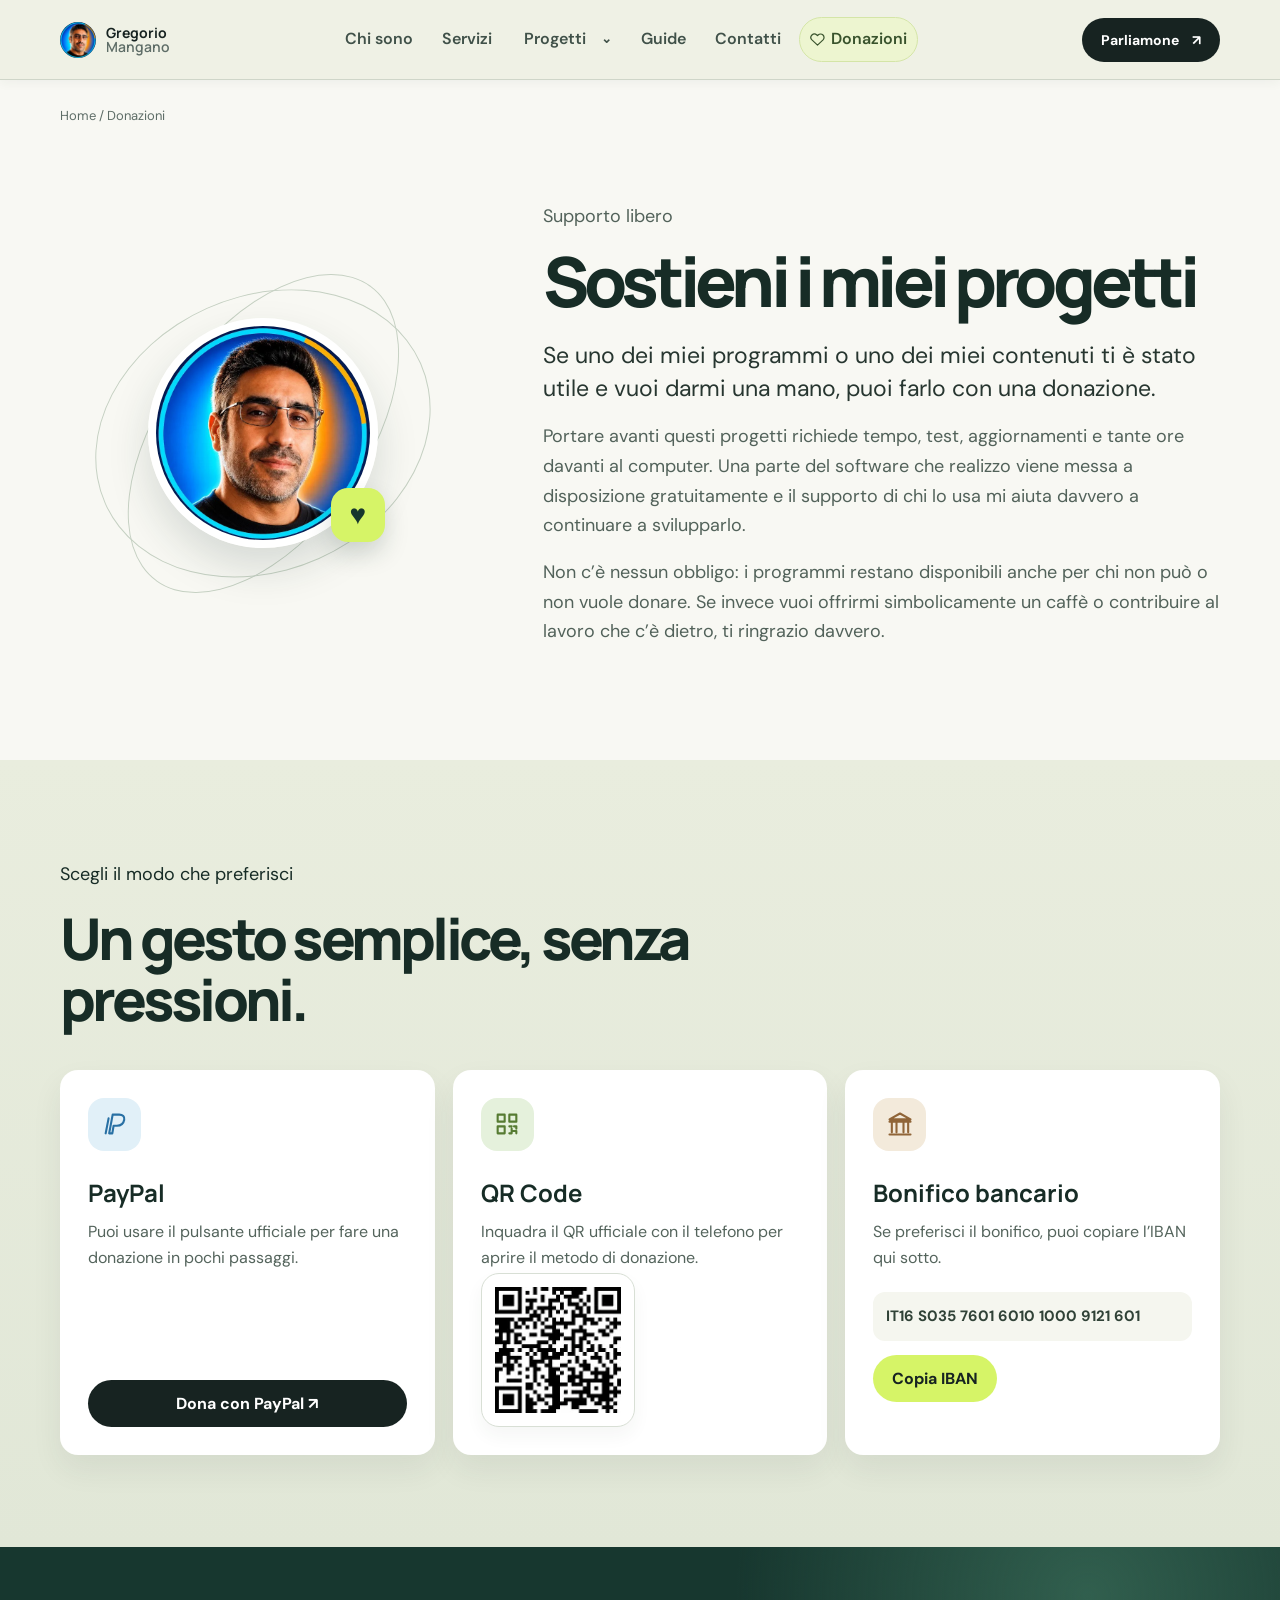
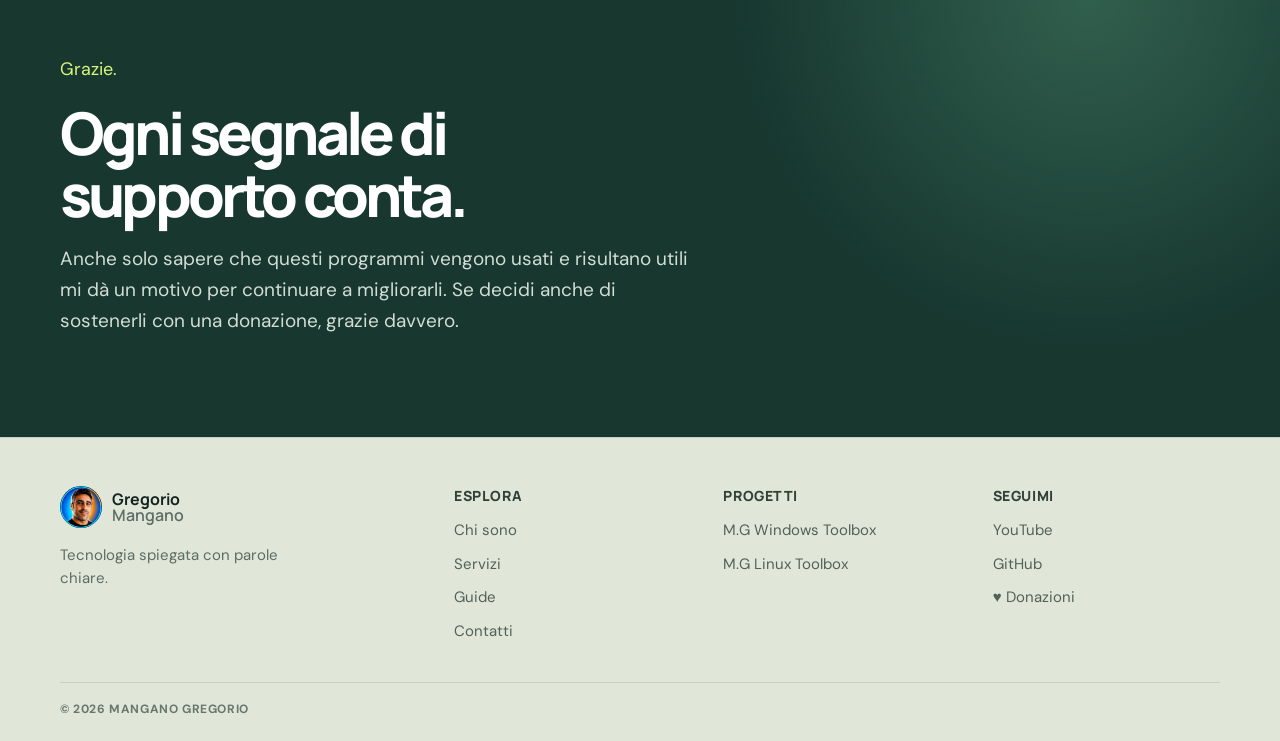
<file: donazioni.html>
<!DOCTYPE html>
<html lang="it">
<head>
<meta charset="utf-8">
<meta name="viewport" content="width=device-width,initial-scale=1">
<link rel="icon" type="image/png" href="assets/logo.png">
<meta name="description" content="Sostieni i progetti di Gregorio Mangano con PayPal, QR o bonifico e aiuta lo sviluppo di software e contenuti gratuiti.">
<link rel="canonical" href="https://www.manganogregorio.it/donazioni.html">
<meta property="og:type" content="website">
<meta property="og:title" content="Donazioni | Sostieni i progetti di Gregorio Mangano">
<meta property="og:description" content="Un aiuto semplice e senza obblighi per sostenere software e contenuti gratuiti.">
<meta property="og:url" content="https://www.manganogregorio.it/donazioni.html">
<meta name="twitter:card" content="summary">
<title>Donazioni | Sostieni i progetti di Gregorio Mangano</title>
<script type="application/ld+json">{"@context":"https://schema.org","@type":"WebPage","name":"Sostieni i miei progetti","url":"https://www.manganogregorio.it/donazioni.html","isPartOf":{"@type":"WebSite","name":"Gregorio Mangano","url":"https://www.manganogregorio.it/"}}</script>
<link rel="stylesheet" href="style.css?rev=8">
<link rel="stylesheet" href="donazioni.css?rev=1">
</head>
<body class="donations-page">
<header class="site-header">
<a class="brand" href="index.html">
<img src="assets/branding/gregorio-profilo.jpg" alt="Gregorio Mangano">
<span>Gregorio<em>Mangano</em>
</span>
</a>
<nav class="main-nav" aria-label="Navigazione principale">
<a href="index.html#chi-sono">Chi sono</a>
<a href="index.html#servizi">Servizi</a>
<span class="projects-menu">
<a href="index.html#progetti">Progetti</a>
<details class="projects-dropdown">
<summary aria-label="Apri elenco progetti">
</summary>
<div>
<a href="mg-windows-toolbox.html">M.G Windows Toolbox</a>
<a href="mg-linux-toolbox.html">M.G Linux Toolbox</a>
</div>
</details>
</span>
<a href="index.html#contatti">Contatti</a>
<a class="nav-donation" href="donazioni.html" aria-current="page">
<svg viewBox="0 0 24 24" aria-hidden="true">
<path d="M20.8 4.8a5.5 5.5 0 0 0-7.8 0L12 5.9l-1.1-1.1a5.5 5.5 0 0 0-7.8 7.8L12 21l8.9-8.4a5.5 5.5 0 0 0-.1-7.8Z"/>
</svg>Donazioni</a>
</nav>
<a class="button button-dark header-cta" href="index.html#contatti">Parliamone <span>↗</span>
</a>
<button class="menu-toggle" type="button" aria-label="Apri menu" aria-expanded="false" aria-controls="mobile-menu">☰</button>
<nav id="mobile-menu" class="mobile-menu" aria-label="Menu mobile" hidden>
<a href="index.html#chi-sono">Chi sono</a>
<a href="index.html#servizi">Servizi</a>
<details>
<summary>Progetti</summary>
<a href="index.html#progetti">Tutti i progetti</a>
<a href="mg-windows-toolbox.html">M.G Windows Toolbox</a>
<a href="mg-linux-toolbox.html">M.G Linux Toolbox</a>
</details>
<a href="index.html#contatti">Contatti</a>
<a class="nav-donation" href="donazioni.html">
<svg viewBox="0 0 24 24" aria-hidden="true">
<path d="M20.8 4.8a5.5 5.5 0 0 0-7.8 0L12 5.9l-1.1-1.1a5.5 5.5 0 0 0-7.8 7.8L12 21l8.9-8.4a5.5 5.5 0 0 0-.1-7.8Z"/>
</svg>Donazioni</a>
<a class="button button-dark" href="index.html#contatti">Parliamone ↗</a>
</nav>
</header>
<main>
<div class="wrap breadcrumb">
<a href="index.html">Home</a> / Donazioni</div>
<section class="donation-hero wrap">
<div class="donation-photo">
<img src="assets/branding/gregorio-profilo.jpg" alt="Gregorio Mangano">
<span aria-hidden="true">♥</span>
</div>
<div class="donation-copy">
<p class="section-badge">Supporto libero</p>
<h1>Sostieni i miei progetti</h1>
<p class="donation-lead">Se uno dei miei programmi o uno dei miei contenuti ti è stato utile e vuoi darmi una mano, puoi farlo con una donazione.</p>
<p>Portare avanti questi progetti richiede tempo, test, aggiornamenti e tante ore davanti al computer. Una parte del software che realizzo viene messa a disposizione gratuitamente e il supporto di chi lo usa mi aiuta davvero a continuare a svilupparlo.</p>
<p>Non c’è nessun obbligo: i programmi restano disponibili anche per chi non può o non vuole donare. Se invece vuoi offrirmi simbolicamente un caffè o contribuire al lavoro che c’è dietro, ti ringrazio davvero.</p>
</div>
</section>
<section class="donation-methods">
<div class="wrap">
<div class="donation-heading">
<p class="section-badge">Scegli il modo che preferisci</p>
<h2>Un gesto semplice, senza pressioni.</h2>
</div>
<div class="donation-grid">
<article class="donation-card paypal-card">
<span class="donation-card-icon" aria-hidden="true">
<svg viewBox="0 0 24 24">
<path d="M7 20 10 4h5.6c3.1 0 4.8 1.5 4.3 4.4-.6 3.3-2.8 5.1-6.3 5.1H10.8L9.7 20H7Z"/>
<path d="M4 20 6.5 7.2"/>
</svg>
</span>
<h3>PayPal</h3>
<p>Puoi usare il pulsante ufficiale per fare una donazione in pochi passaggi.</p>
<a class="button button-dark" href="https://www.paypal.com/donate/?hosted_button_id=7LCEUTKBTB6HW" target="_blank" rel="noopener noreferrer">Dona con PayPal ↗</a>
</article>
<article class="donation-card qr-card">
<span class="donation-card-icon" aria-hidden="true">
<svg viewBox="0 0 24 24">
<path d="M4 4h6v6H4zM14 4h6v6h-6zM4 14h6v6H4zM14 14h2M18 14h2v2M16 18h4v2M14 20h2v-4"/>
</svg>
</span>
<h3>QR Code</h3>
<p>Inquadra il QR ufficiale con il telefono per aprire il metodo di donazione.</p>
<div class="qr-frame">
<img src="assets/donazioni/qr-donazione.png" alt="QR code ufficiale per le donazioni">
</div>
</article>
<article class="donation-card iban-card">
<span class="donation-card-icon" aria-hidden="true">
<svg viewBox="0 0 24 24">
<path d="M3 10h18M5 10v9M9 10v9M15 10v9M19 10v9M3 21h18M12 3l9 5H3l9-5Z"/>
</svg>
</span>
<h3>Bonifico bancario</h3>
<p>Se preferisci il bonifico, puoi copiare l’IBAN qui sotto.</p>
<code id="iban-value">IT16 S035 7601 6010 1000 9121 601</code>
<button class="button button-lime copy-iban" type="button" data-copy-iban="IT16 S035 7601 6010 1000 9121 601">Copia IBAN</button>
<span class="copy-status" aria-live="polite">
</span>
</article>
</div>
</div>
</section>
<section class="thank-you">
<div class="wrap">
<p class="section-badge">Grazie.</p>
<h2>Ogni segnale di supporto conta.</h2>
<p>Anche solo sapere che questi programmi vengono usati e risultano utili mi dà un motivo per continuare a migliorarli. Se decidi anche di sostenerli con una donazione, grazie davvero.</p>
</div>
</section>
</main>
<footer class="site-footer rich-footer">
<div class="wrap footer-grid">
<div class="footer-brand">
<a class="brand" href="index.html">
<img src="assets/branding/gregorio-profilo.jpg" alt="Gregorio Mangano">
<span>Gregorio<em>Mangano</em>
</span>
</a>
<p>Tecnologia spiegata con parole chiare.</p>
</div>
<nav>
<b>Esplora</b>
<a href="index.html#chi-sono">Chi sono</a>
<a href="index.html#servizi">Servizi</a>
<a href="index.html#contatti">Contatti</a>
</nav>
<nav>
<b>Progetti</b>
<a href="mg-windows-toolbox.html">M.G Windows Toolbox</a>
<a href="mg-linux-toolbox.html">M.G Linux Toolbox</a>
</nav>
<nav>
<b>Seguimi</b>
<a href="https://www.youtube.com/@GregorioMangano" target="_blank" rel="noopener noreferrer">YouTube</a>
<a href="https://github.com/gregoriomangano" target="_blank" rel="noopener noreferrer">GitHub</a>
<a href="donazioni.html">♥ Donazioni</a>
</nav>
</div>
<div class="wrap footer-bottom">© 2026 MANGANO GREGORIO</div>
</footer>
<script src="site.js?rev=guide">
</script>
<script src="donazioni.js">
</script>
</body>
</html>
</file>
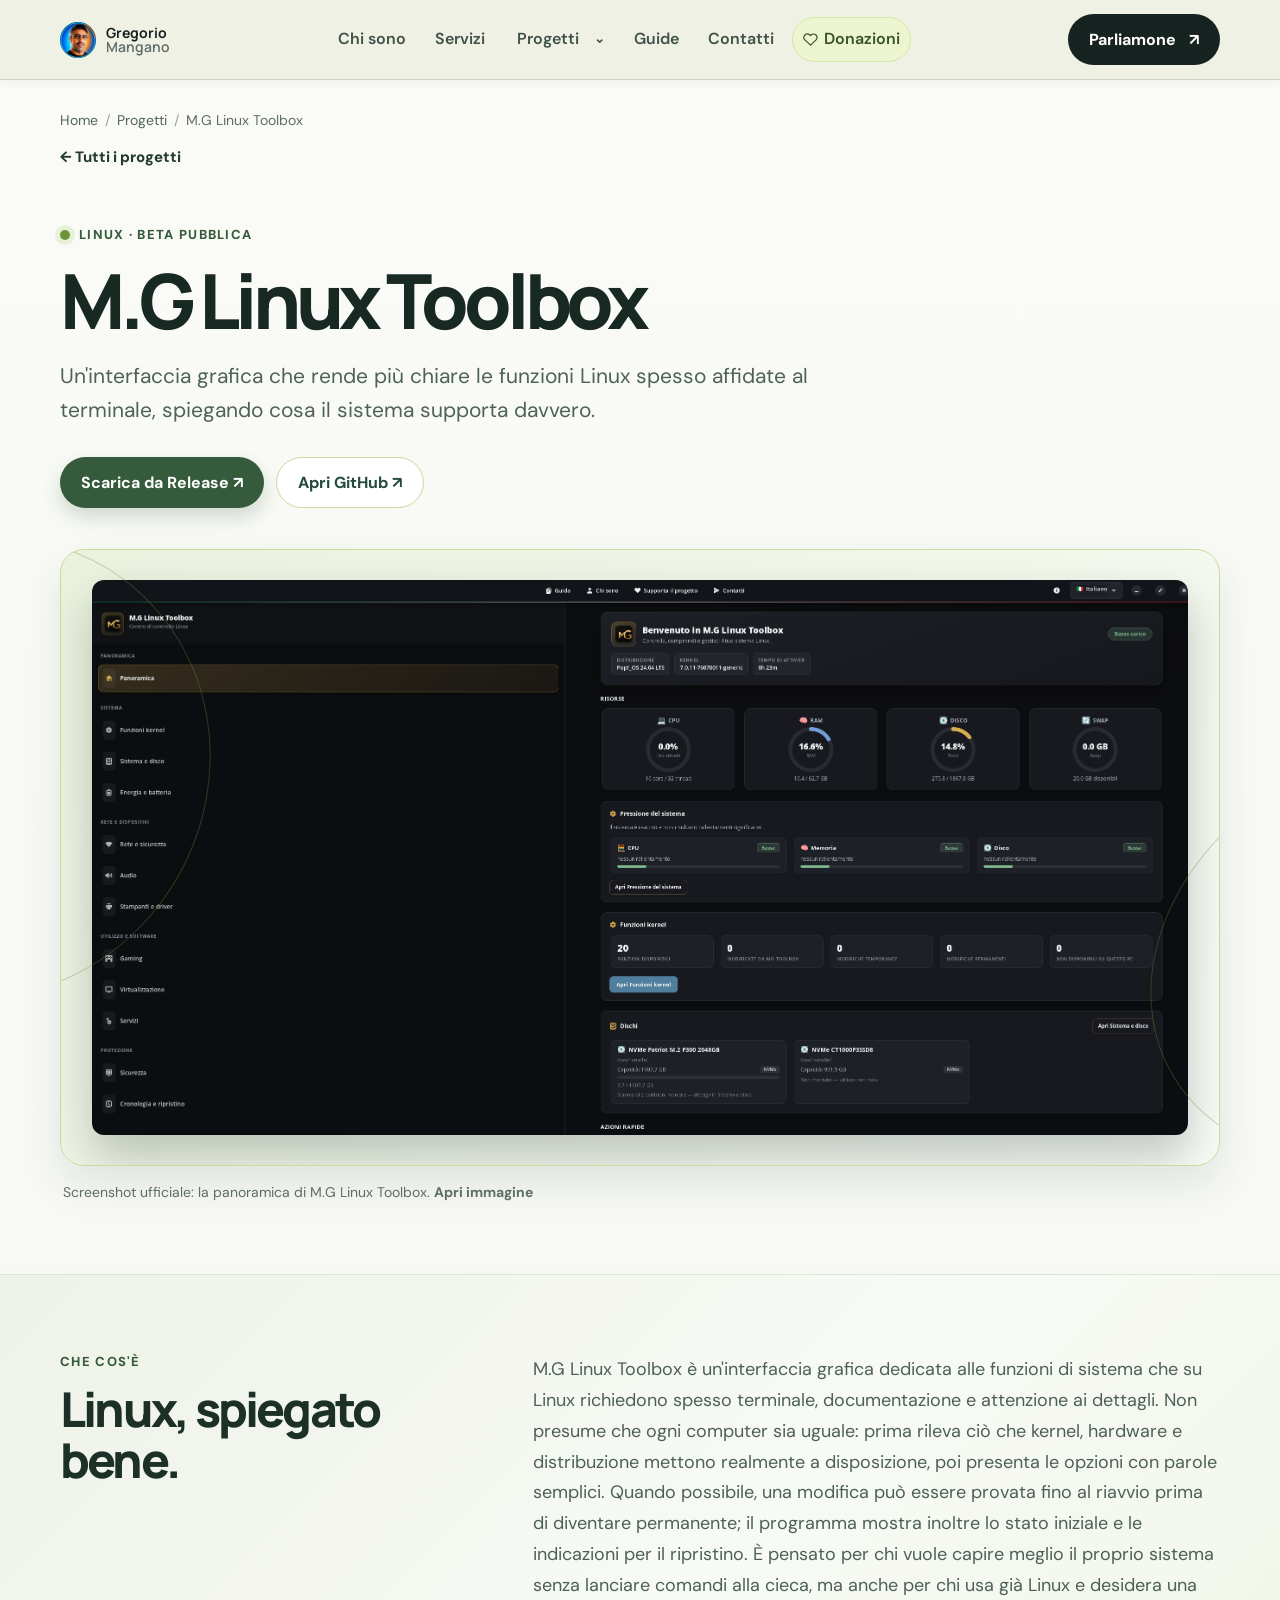
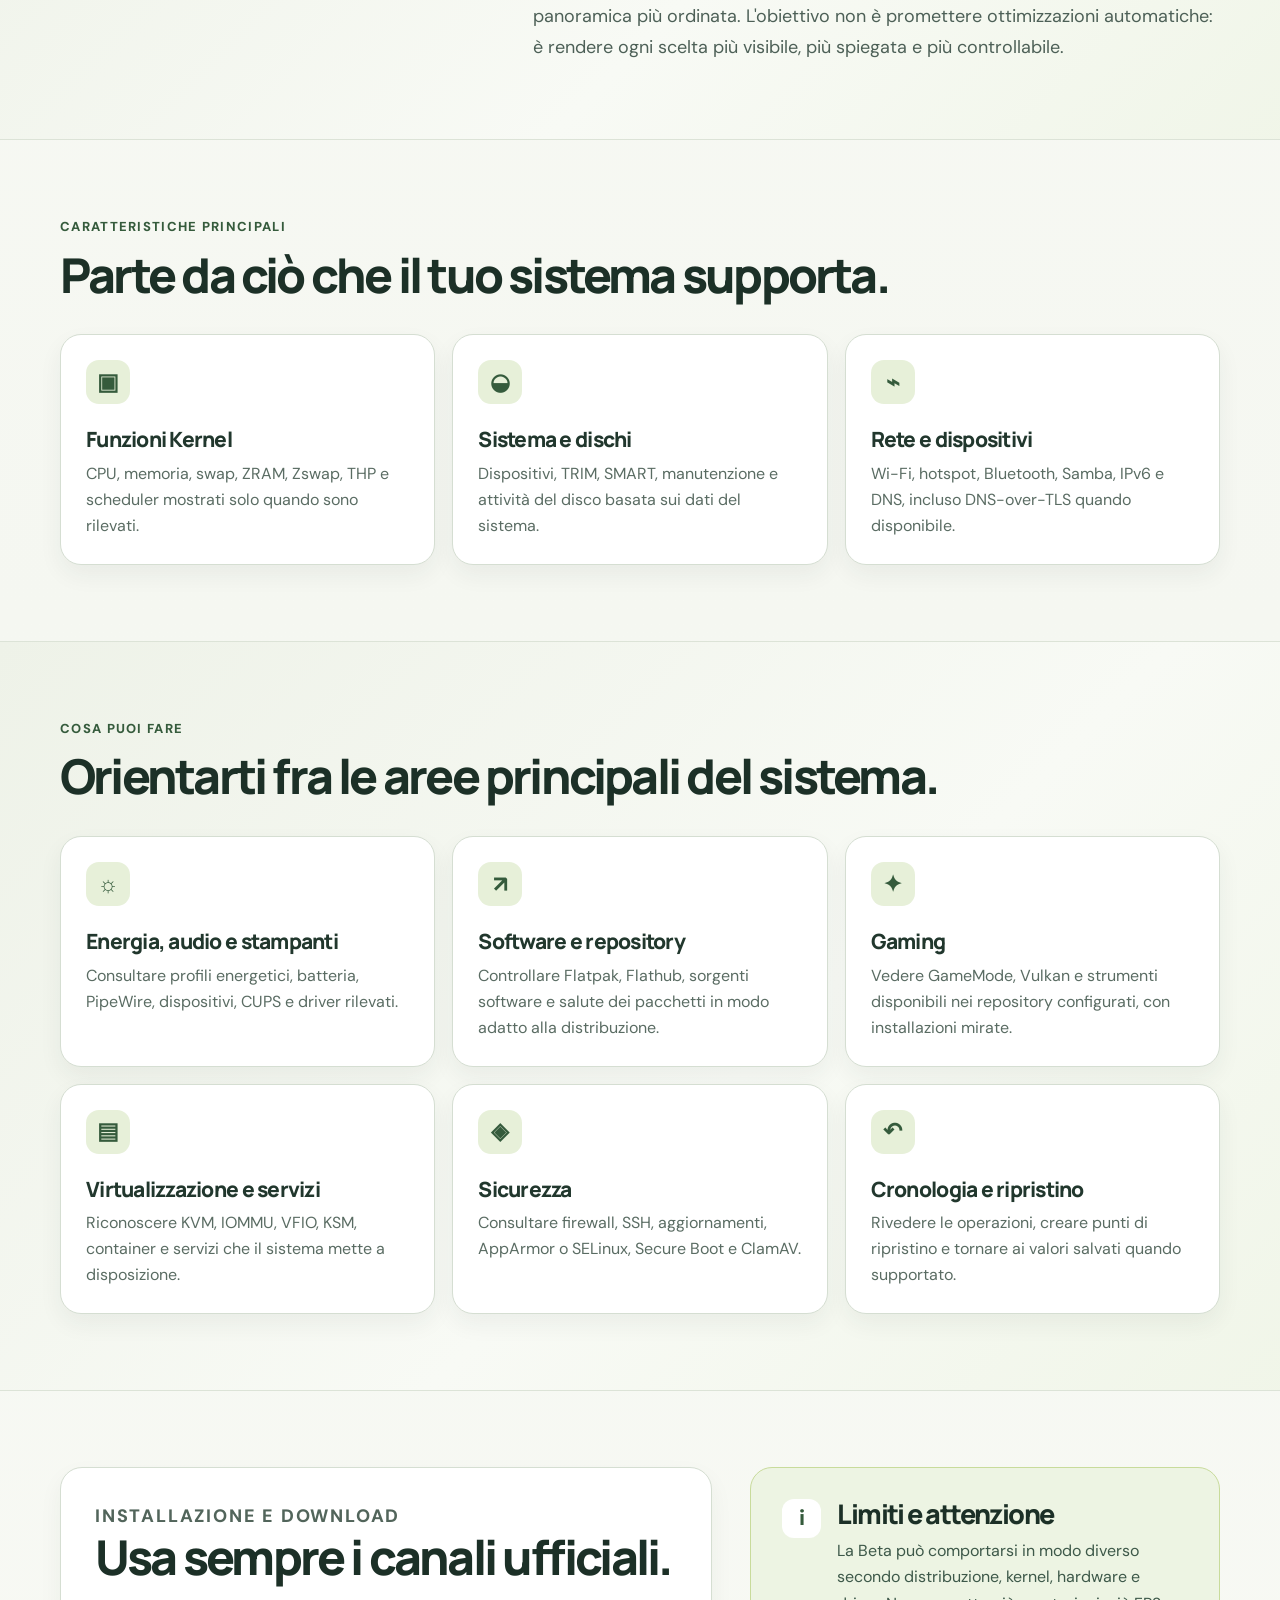
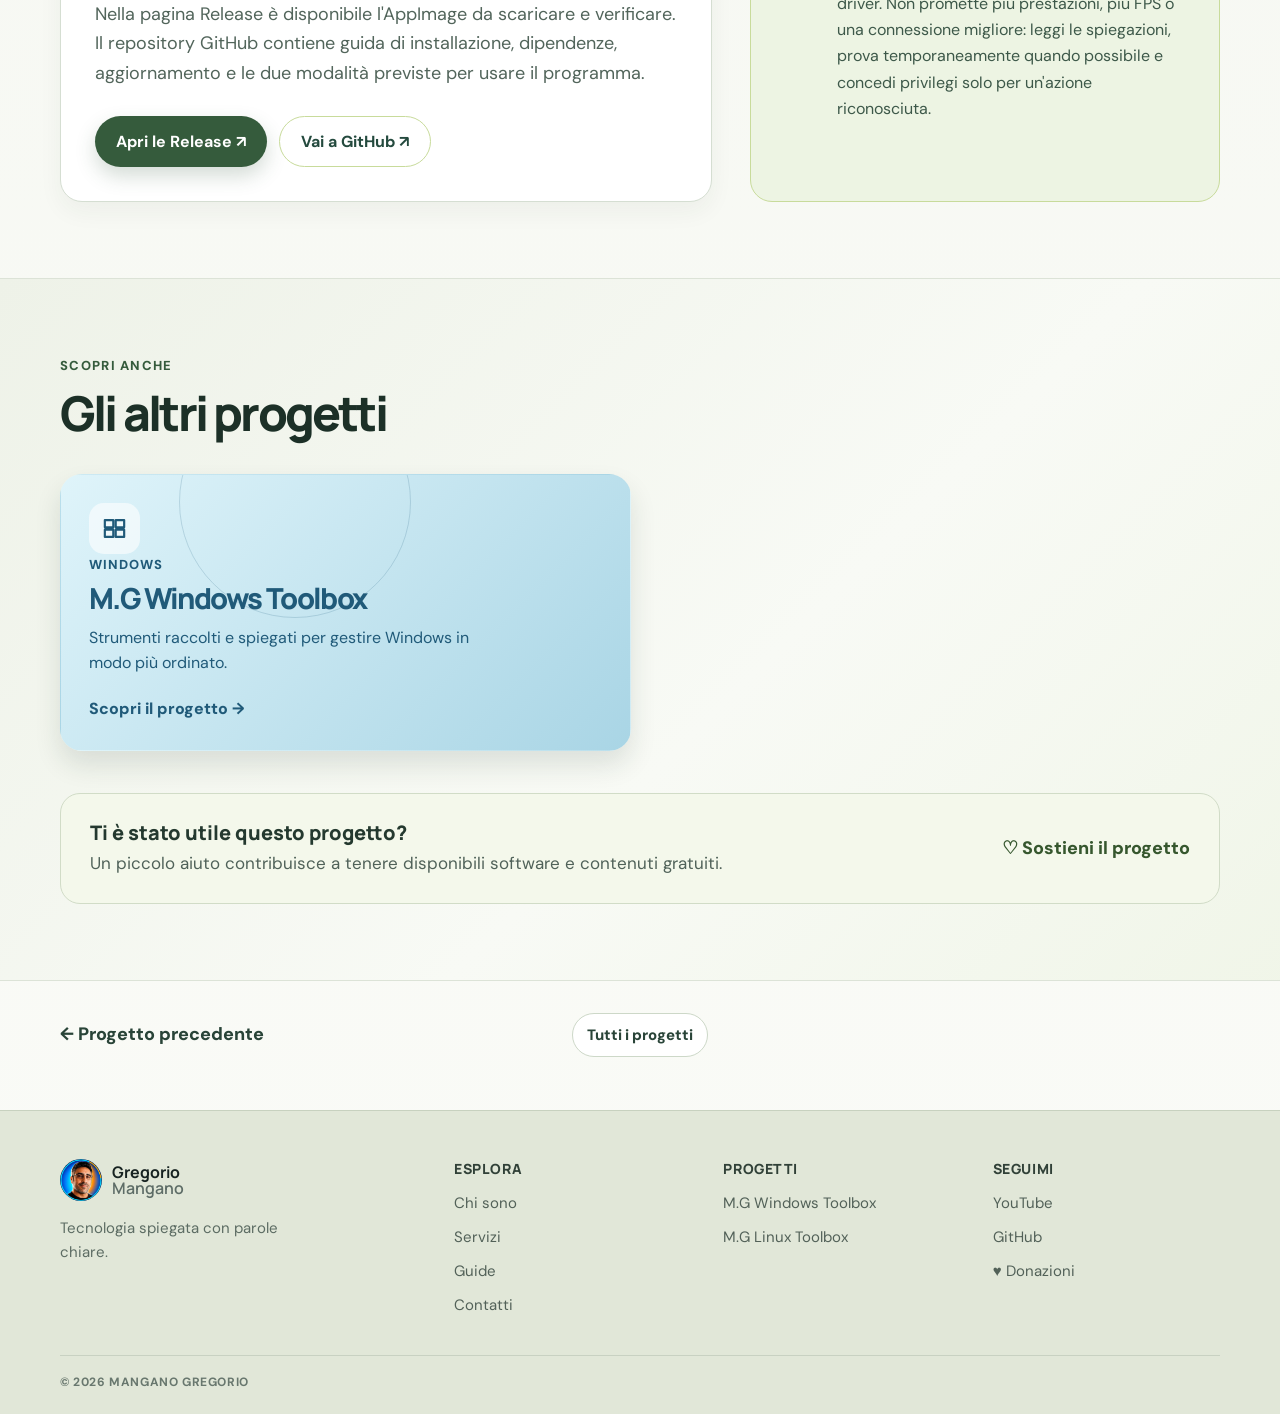
<file: mg-linux-toolbox.html>
<!DOCTYPE html>
<html lang="it">
<head>
<meta charset="utf-8">
<meta name="viewport" content="width=device-width,initial-scale=1">
<link rel="icon" type="image/png" href="assets/logo.png">
<title>M.G Linux Toolbox | Gestione Linux più semplice</title>
<meta name="description" content="M.G Linux Toolbox rende più chiare le funzioni Linux di sistema, rete, sicurezza e ripristino, senza affidarsi soltanto al terminale.">
<link rel="canonical" href="https://www.manganogregorio.it/mg-linux-toolbox.html">
<meta property="og:type" content="website">
<meta property="og:title" content="M.G Linux Toolbox | Gestione Linux più semplice">
<meta property="og:description" content="Funzioni Linux di sistema spiegate in modo chiaro, con attenzione a prova, rischio e ripristino.">
<meta property="og:url" content="https://www.manganogregorio.it/mg-linux-toolbox.html">
<meta property="og:image" content="https://www.manganogregorio.it/assets/projects/linux-toolbox/panoramica.png">
<meta property="og:image:alt" content="Panoramica ufficiale di M.G Linux Toolbox">
<meta name="twitter:card" content="summary_large_image">
<meta name="twitter:title" content="M.G Linux Toolbox | Gestione Linux più semplice">
<meta name="twitter:description" content="Funzioni Linux di sistema spiegate in modo chiaro, con attenzione a prova, rischio e ripristino.">
<meta name="twitter:image" content="https://www.manganogregorio.it/assets/projects/linux-toolbox/panoramica.png">
<script type="application/ld+json">{"@context":"https://schema.org","@graph":[{"@type":"WebPage","name":"M.G Linux Toolbox","url":"https://www.manganogregorio.it/mg-linux-toolbox.html","isPartOf":{"@type":"WebSite","name":"Gregorio Mangano","url":"https://www.manganogregorio.it/"},"breadcrumb":{"@id":"https://www.manganogregorio.it/mg-linux-toolbox.html#breadcrumb"}},{"@type":"BreadcrumbList","@id":"https://www.manganogregorio.it/mg-linux-toolbox.html#breadcrumb","itemListElement":[{"@type":"ListItem","position":1,"name":"Home","item":"https://www.manganogregorio.it/"},{"@type":"ListItem","position":2,"name":"Progetti","item":"https://www.manganogregorio.it/#progetti"},{"@type":"ListItem","position":3,"name":"M.G Linux Toolbox","item":"https://www.manganogregorio.it/mg-linux-toolbox.html"}]}]}</script>
<link rel="stylesheet" href="style.css">
<link rel="stylesheet" href="projects.css">
</head>
<body class="project-page project-linux">
<header class="site-header">
<a class="brand" href="index.html">
<img src="assets/branding/gregorio-profilo.jpg" alt="Gregorio Mangano">
<span>Gregorio<em>Mangano</em>
</span>
</a>
<nav class="main-nav" aria-label="Navigazione principale">
<a href="index.html#chi-sono">Chi sono</a>
<a href="index.html#servizi">Servizi</a>
<span class="projects-menu">
<a href="index.html#progetti">Progetti</a>
<details class="projects-dropdown">
<summary aria-label="Apri elenco progetti">
</summary>
<div>
<a href="mg-windows-toolbox.html">M.G Windows Toolbox</a>
<a href="mg-linux-toolbox.html">M.G Linux Toolbox</a>
</div>
</details>
</span>
<a href="index.html#contatti">Contatti</a>
<a class="nav-donation" href="donazioni.html">
<svg viewBox="0 0 24 24" aria-hidden="true">
<path d="M20.8 4.8a5.5 5.5 0 0 0-7.8 0L12 5.9l-1.1-1.1a5.5 5.5 0 0 0-7.8 7.8L12 21l8.9-8.4a5.5 5.5 0 0 0-.1-7.8Z"/>
</svg>Donazioni</a>
</nav>
<a class="button button-dark header-cta" href="index.html#contatti">Parliamone <span>↗</span>
</a>
<button class="menu-toggle" type="button" aria-label="Apri menu" aria-expanded="false" aria-controls="mobile-menu">☰</button>
<nav id="mobile-menu" class="mobile-menu" aria-label="Menu mobile" hidden>
<a href="index.html#chi-sono">Chi sono</a>
<a href="index.html#servizi">Servizi</a>
<details>
<summary>Progetti</summary>
<a href="index.html#progetti">Tutti i progetti</a>
<a href="mg-windows-toolbox.html">M.G Windows Toolbox</a>
<a href="mg-linux-toolbox.html">M.G Linux Toolbox</a>
</details>
<a href="index.html#contatti">Contatti</a>
<a class="nav-donation" href="donazioni.html">
<svg viewBox="0 0 24 24" aria-hidden="true">
<path d="M20.8 4.8a5.5 5.5 0 0 0-7.8 0L12 5.9l-1.1-1.1a5.5 5.5 0 0 0-7.8 7.8L12 21l8.9-8.4a5.5 5.5 0 0 0-.1-7.8Z"/>
</svg>Donazioni</a>
<a class="button button-dark" href="index.html#contatti">Parliamone ↗</a>
</nav>
</header>
<main>
<nav class="project-wrap breadcrumb" aria-label="Percorso di navigazione">
<ol>
<li>
<a href="index.html">Home</a>
</li>
<li>
<a href="index.html#progetti">Progetti</a>
</li>
<li aria-current="page">M.G Linux Toolbox</li>
</ol>
</nav>
<div class="project-wrap">
<a class="project-back" href="index.html#progetti">← Tutti i progetti</a>
</div>
<section class="project-wrap project-hero" aria-labelledby="linux-title">
<p class="project-kicker">Linux · Beta pubblica</p>
<h1 id="linux-title">M.G Linux Toolbox</h1>
<p class="lead">Un'interfaccia grafica che rende più chiare le funzioni Linux spesso affidate al terminale, spiegando cosa il sistema supporta davvero.</p>
<div class="project-actions">
<a class="button button-primary" href="https://github.com/gregoriomangano/mg-linux-toolbox/releases" target="_blank" rel="noopener noreferrer">Scarica da Release ↗</a>
<a class="button button-secondary" href="https://github.com/gregoriomangano/mg-linux-toolbox" target="_blank" rel="noopener noreferrer">Apri GitHub ↗</a>
</div>
</section>
<section class="project-wrap project-image-section" aria-label="Immagine principale del progetto">
<a class="project-image-link project-image-stage" data-lightbox href="assets/projects/linux-toolbox/panoramica.png" aria-label="Apri lo screenshot di M.G Linux Toolbox">
<img class="project-main-image" src="assets/projects/linux-toolbox/panoramica.png" alt="Panoramica ufficiale di M.G Linux Toolbox">
</a>
<p class="project-image-caption">Screenshot ufficiale: la panoramica di M.G Linux Toolbox. <a data-lightbox href="assets/projects/linux-toolbox/panoramica.png">Apri immagine</a>
</p>
</section>
<section class="project-block tint" aria-labelledby="linux-cose">
<div class="project-wrap project-block-heading">
<div>
<p class="section-label">Che cos'è</p>
<h2 id="linux-cose">Linux, spiegato bene.</h2>
</div>
<div class="project-copy">
<p>M.G Linux Toolbox è un'interfaccia grafica dedicata alle funzioni di sistema che su Linux richiedono spesso terminale, documentazione e attenzione ai dettagli. Non presume che ogni computer sia uguale: prima rileva ciò che kernel, hardware e distribuzione mettono realmente a disposizione, poi presenta le opzioni con parole semplici. Quando possibile, una modifica può essere provata fino al riavvio prima di diventare permanente; il programma mostra inoltre lo stato iniziale e le indicazioni per il ripristino. È pensato per chi vuole capire meglio il proprio sistema senza lanciare comandi alla cieca, ma anche per chi usa già Linux e desidera una panoramica più ordinata. L'obiettivo non è promettere ottimizzazioni automatiche: è rendere ogni scelta più visibile, più spiegata e più controllabile.</p>
</div>
</div>
</section>
<section class="project-block" aria-labelledby="linux-caratteristiche">
<div class="project-wrap">
<p class="section-label">Caratteristiche principali</p>
<h2 id="linux-caratteristiche">Parte da ciò che il tuo sistema supporta.</h2>
<div class="project-feature-grid">
<article class="project-feature-card">
<span class="feature-icon" aria-hidden="true">▣</span>
<h3>Funzioni Kernel</h3>
<p>CPU, memoria, swap, ZRAM, Zswap, THP e scheduler mostrati solo quando sono rilevati.</p>
</article>
<article class="project-feature-card">
<span class="feature-icon" aria-hidden="true">◒</span>
<h3>Sistema e dischi</h3>
<p>Dispositivi, TRIM, SMART, manutenzione e attività del disco basata sui dati del sistema.</p>
</article>
<article class="project-feature-card">
<span class="feature-icon" aria-hidden="true">⌁</span>
<h3>Rete e dispositivi</h3>
<p>Wi-Fi, hotspot, Bluetooth, Samba, IPv6 e DNS, incluso DNS-over-TLS quando disponibile.</p>
</article>
</div>
</div>
</section>
<section class="project-block tint" aria-labelledby="linux-fare">
<div class="project-wrap">
<p class="section-label">Cosa puoi fare</p>
<h2 id="linux-fare">Orientarti fra le aree principali del sistema.</h2>
<div class="project-feature-grid six">
<article class="project-feature-card">
<span class="feature-icon" aria-hidden="true">☼</span>
<h3>Energia, audio e stampanti</h3>
<p>Consultare profili energetici, batteria, PipeWire, dispositivi, CUPS e driver rilevati.</p>
</article>
<article class="project-feature-card">
<span class="feature-icon" aria-hidden="true">↗</span>
<h3>Software e repository</h3>
<p>Controllare Flatpak, Flathub, sorgenti software e salute dei pacchetti in modo adatto alla distribuzione.</p>
</article>
<article class="project-feature-card">
<span class="feature-icon" aria-hidden="true">✦</span>
<h3>Gaming</h3>
<p>Vedere GameMode, Vulkan e strumenti disponibili nei repository configurati, con installazioni mirate.</p>
</article>
<article class="project-feature-card">
<span class="feature-icon" aria-hidden="true">▤</span>
<h3>Virtualizzazione e servizi</h3>
<p>Riconoscere KVM, IOMMU, VFIO, KSM, container e servizi che il sistema mette a disposizione.</p>
</article>
<article class="project-feature-card">
<span class="feature-icon" aria-hidden="true">◈</span>
<h3>Sicurezza</h3>
<p>Consultare firewall, SSH, aggiornamenti, AppArmor o SELinux, Secure Boot e ClamAV.</p>
</article>
<article class="project-feature-card">
<span class="feature-icon" aria-hidden="true">↶</span>
<h3>Cronologia e ripristino</h3>
<p>Rivedere le operazioni, creare punti di ripristino e tornare ai valori salvati quando supportato.</p>
</article>
</div>
</div>
</section>
<section class="project-block" aria-labelledby="linux-download">
<div class="project-wrap project-install-grid">
<div class="project-install-copy">
<p class="section-label">Installazione e download</p>
<h2 id="linux-download">Usa sempre i canali ufficiali.</h2>
<p>Nella pagina Release è disponibile l'AppImage da scaricare e verificare. Il repository GitHub contiene guida di installazione, dipendenze, aggiornamento e le due modalità previste per usare il programma.</p>
<div class="project-actions">
<a class="button button-primary" href="https://github.com/gregoriomangano/mg-linux-toolbox/releases" target="_blank" rel="noopener noreferrer">Apri le Release ↗</a>
<a class="button button-secondary" href="https://github.com/gregoriomangano/mg-linux-toolbox" target="_blank" rel="noopener noreferrer">Vai a GitHub ↗</a>
</div>
</div>
<aside class="project-note" aria-labelledby="linux-nota">
<span class="note-mark" aria-hidden="true">i</span>
<div>
<h2 id="linux-nota">Limiti e attenzione</h2>
<p>La Beta può comportarsi in modo diverso secondo distribuzione, kernel, hardware e driver. Non promette più prestazioni, più FPS o una connessione migliore: leggi le spiegazioni, prova temporaneamente quando possibile e concedi privilegi solo per un'azione riconosciuta.</p>
</div>
</aside>
</div>
</section>
<section class="project-block tint" aria-labelledby="linux-altri">
<div class="project-wrap">
<p class="section-label">Scopri anche</p>
<h2 id="linux-altri">Gli altri progetti</h2>
<div class="related-project-grid">
<a class="related-project-card windows" href="mg-windows-toolbox.html">
<span class="related-project-icon" aria-hidden="true">
<svg viewBox="0 0 24 24">
<path d="M4 5h7v6H4zM13 5h7v6h-7zM4 13h7v6H4zM13 13h7v6h-7z"/>
</svg>
</span>
<small>Windows</small>
<h3>M.G Windows Toolbox</h3>
<p>Strumenti raccolti e spiegati per gestire Windows in modo più ordinato.</p>
<span class="related-cta">Scopri il progetto →</span>
</a>
</div>
<div class="project-donation">
<p>
<strong>Ti è stato utile questo progetto?</strong>Un piccolo aiuto contribuisce a tenere disponibili software e contenuti gratuiti.</p>
<a href="donazioni.html">♡ Sostieni il progetto</a>
</div>
</div>
</section>
<nav class="project-wrap project-switcher" aria-label="Navigazione fra i progetti">
<a class="previous" href="mg-windows-toolbox.html">← Progetto precedente</a>
<a class="all" href="index.html#progetti">Tutti i progetti</a>
</nav>
</main>
<footer class="site-footer rich-footer">
<div class="wrap footer-grid">
<div class="footer-brand">
<a class="brand" href="index.html">
<img src="assets/branding/gregorio-profilo.jpg" alt="Gregorio Mangano">
<span>Gregorio<em>Mangano</em>
</span>
</a>
<p>Tecnologia spiegata con parole chiare.</p>
</div>
<nav>
<b>Esplora</b>
<a href="index.html#chi-sono">Chi sono</a>
<a href="index.html#servizi">Servizi</a>
<a href="index.html#contatti">Contatti</a>
</nav>
<nav>
<b>Progetti</b>
<a href="mg-windows-toolbox.html">M.G Windows Toolbox</a>
<a href="mg-linux-toolbox.html">M.G Linux Toolbox</a>
</nav>
<nav>
<b>Seguimi</b>
<a href="https://www.youtube.com/@GregorioMangano" target="_blank" rel="noopener noreferrer">YouTube</a>
<a href="https://github.com/gregoriomangano" target="_blank" rel="noopener noreferrer">GitHub</a>
<a href="donazioni.html">♥ Donazioni</a>
</nav>
</div>
<div class="wrap footer-bottom">© 2026 MANGANO GREGORIO</div>
</footer>
<script src="lightbox.js?rev=guide">
</script>
</body>
</html>
</file>
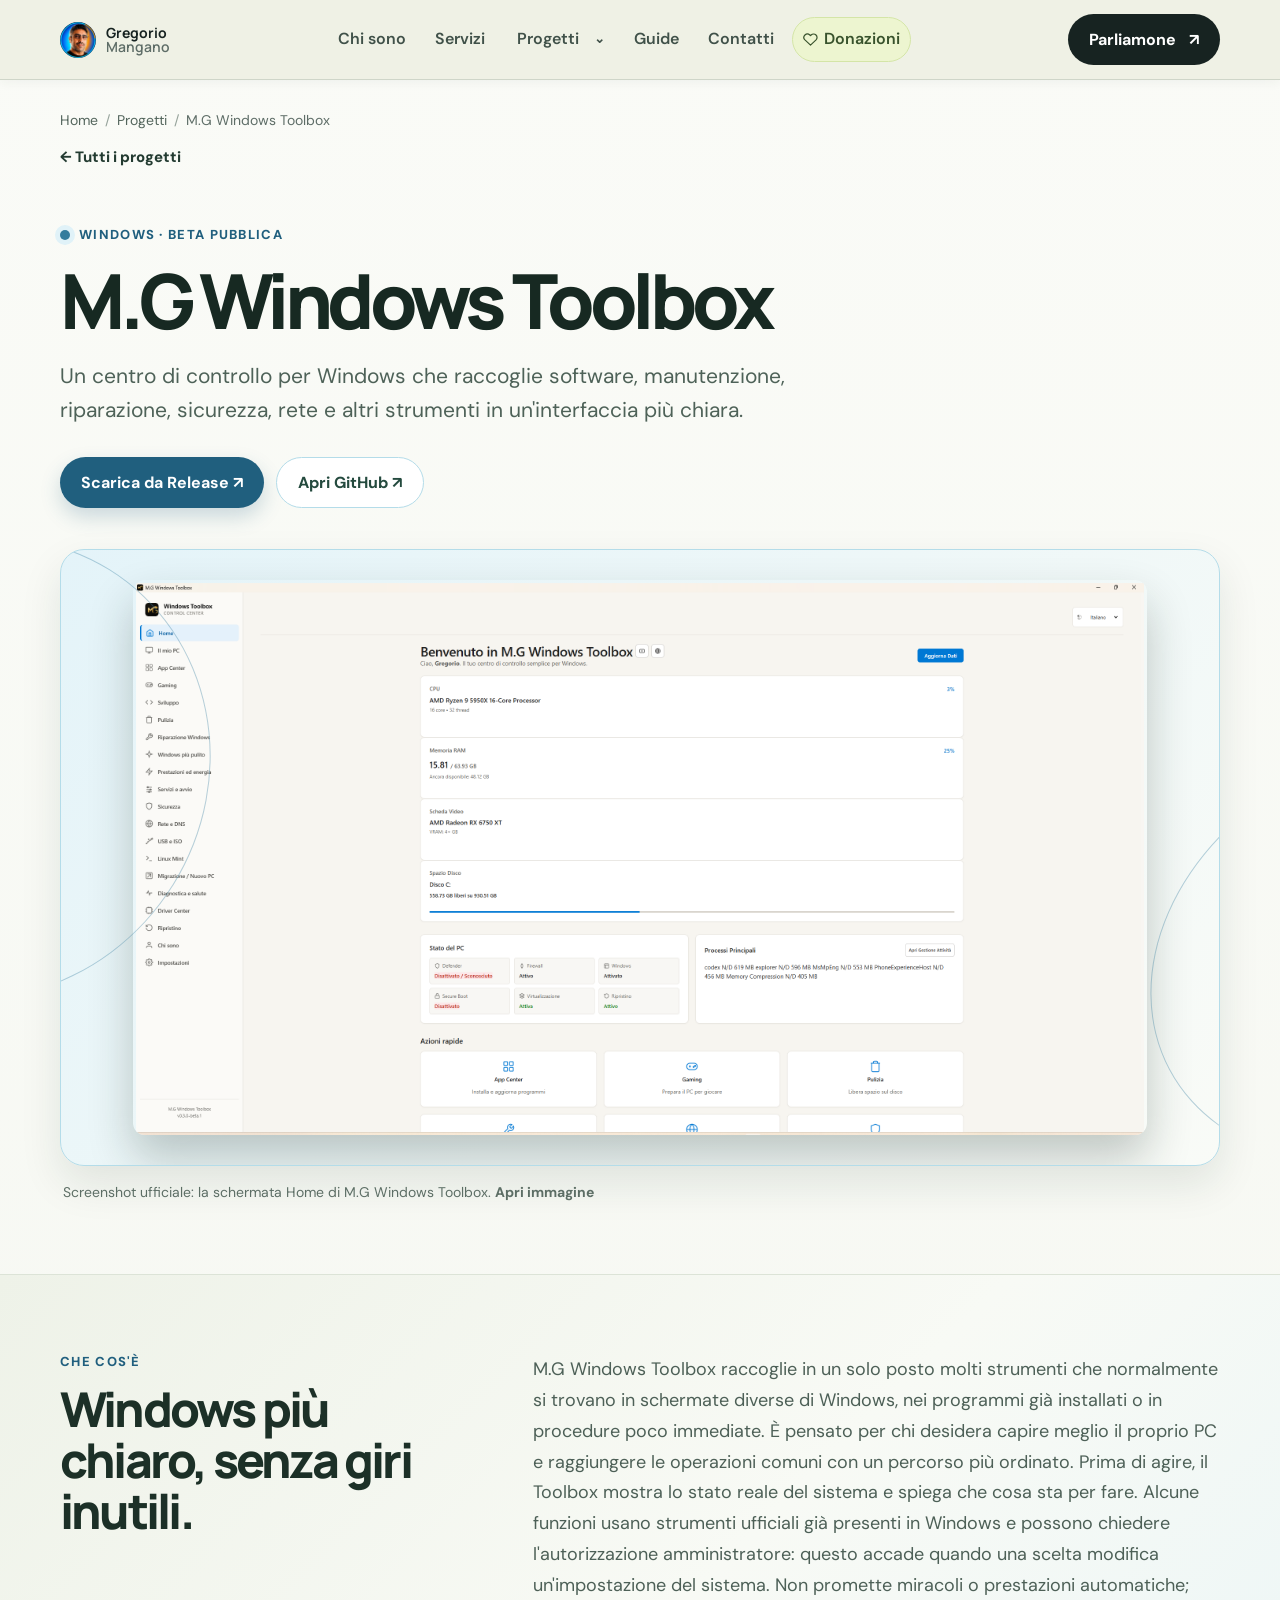
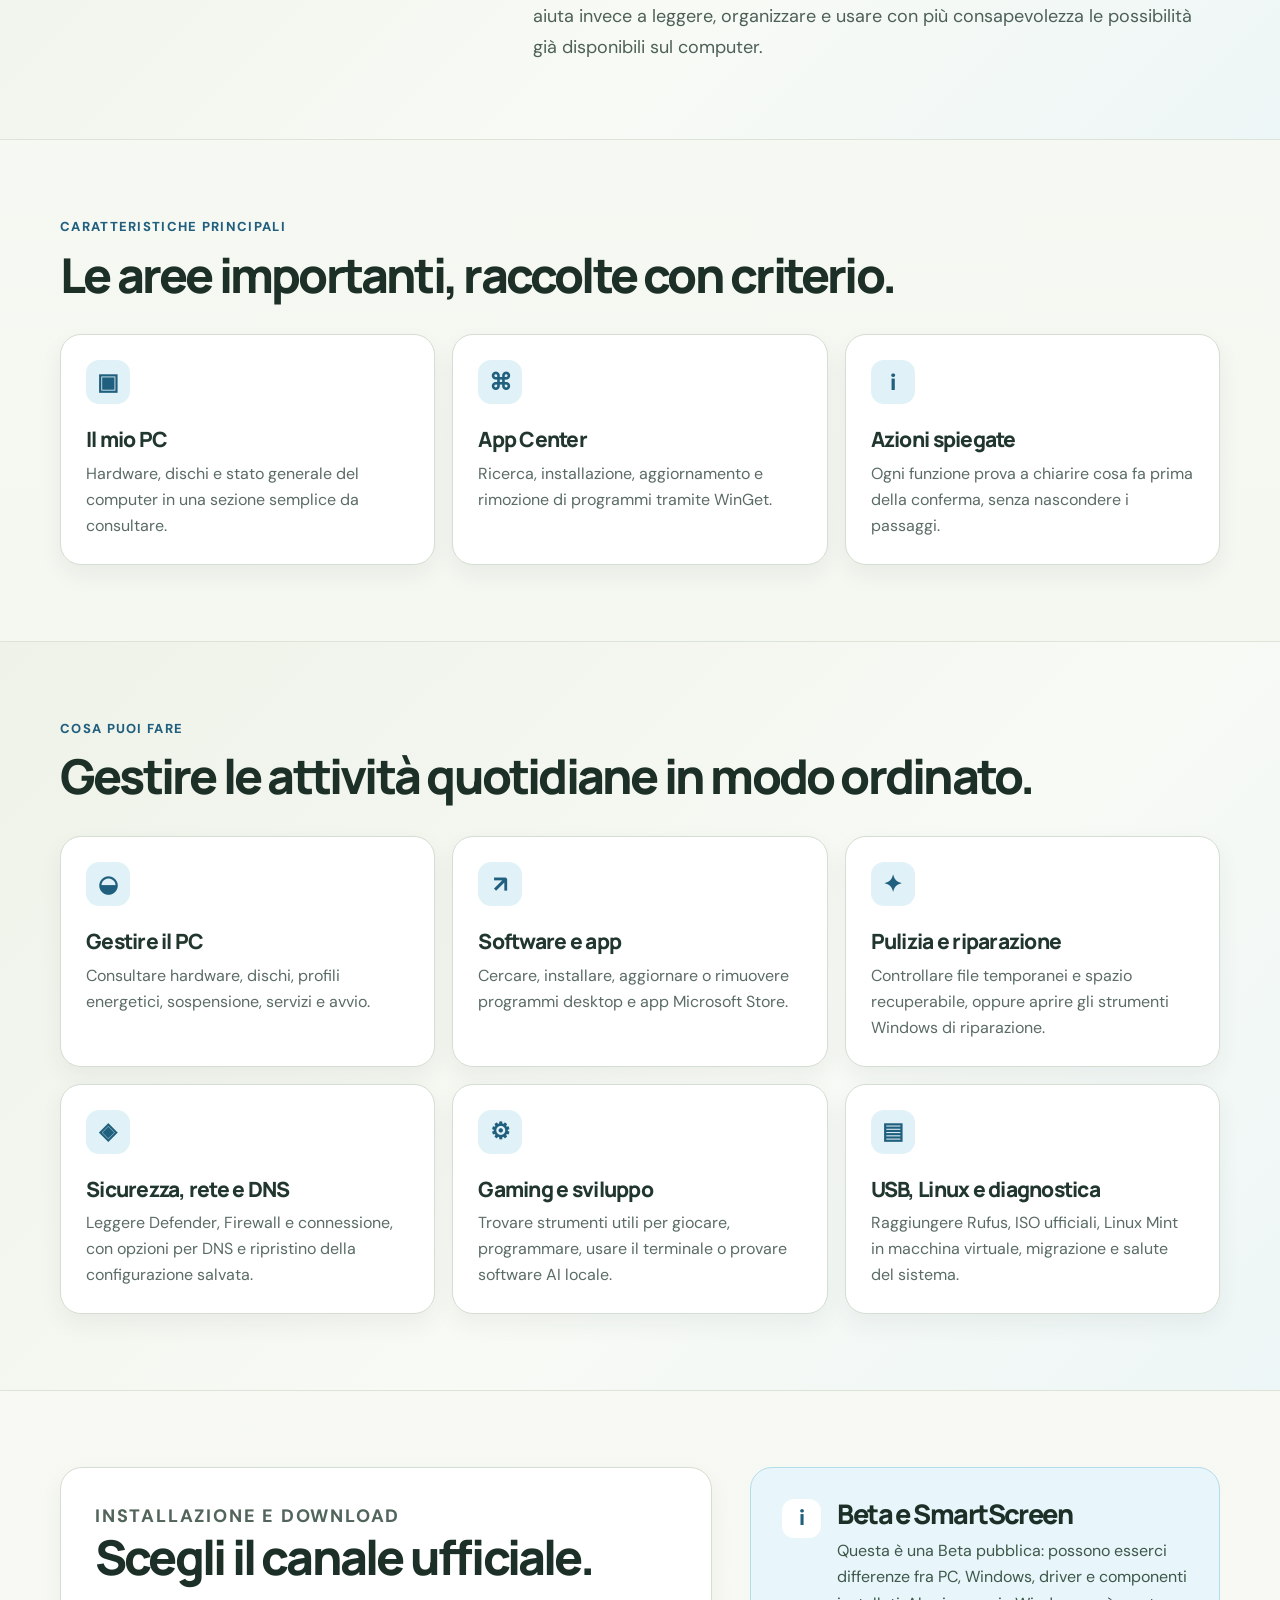
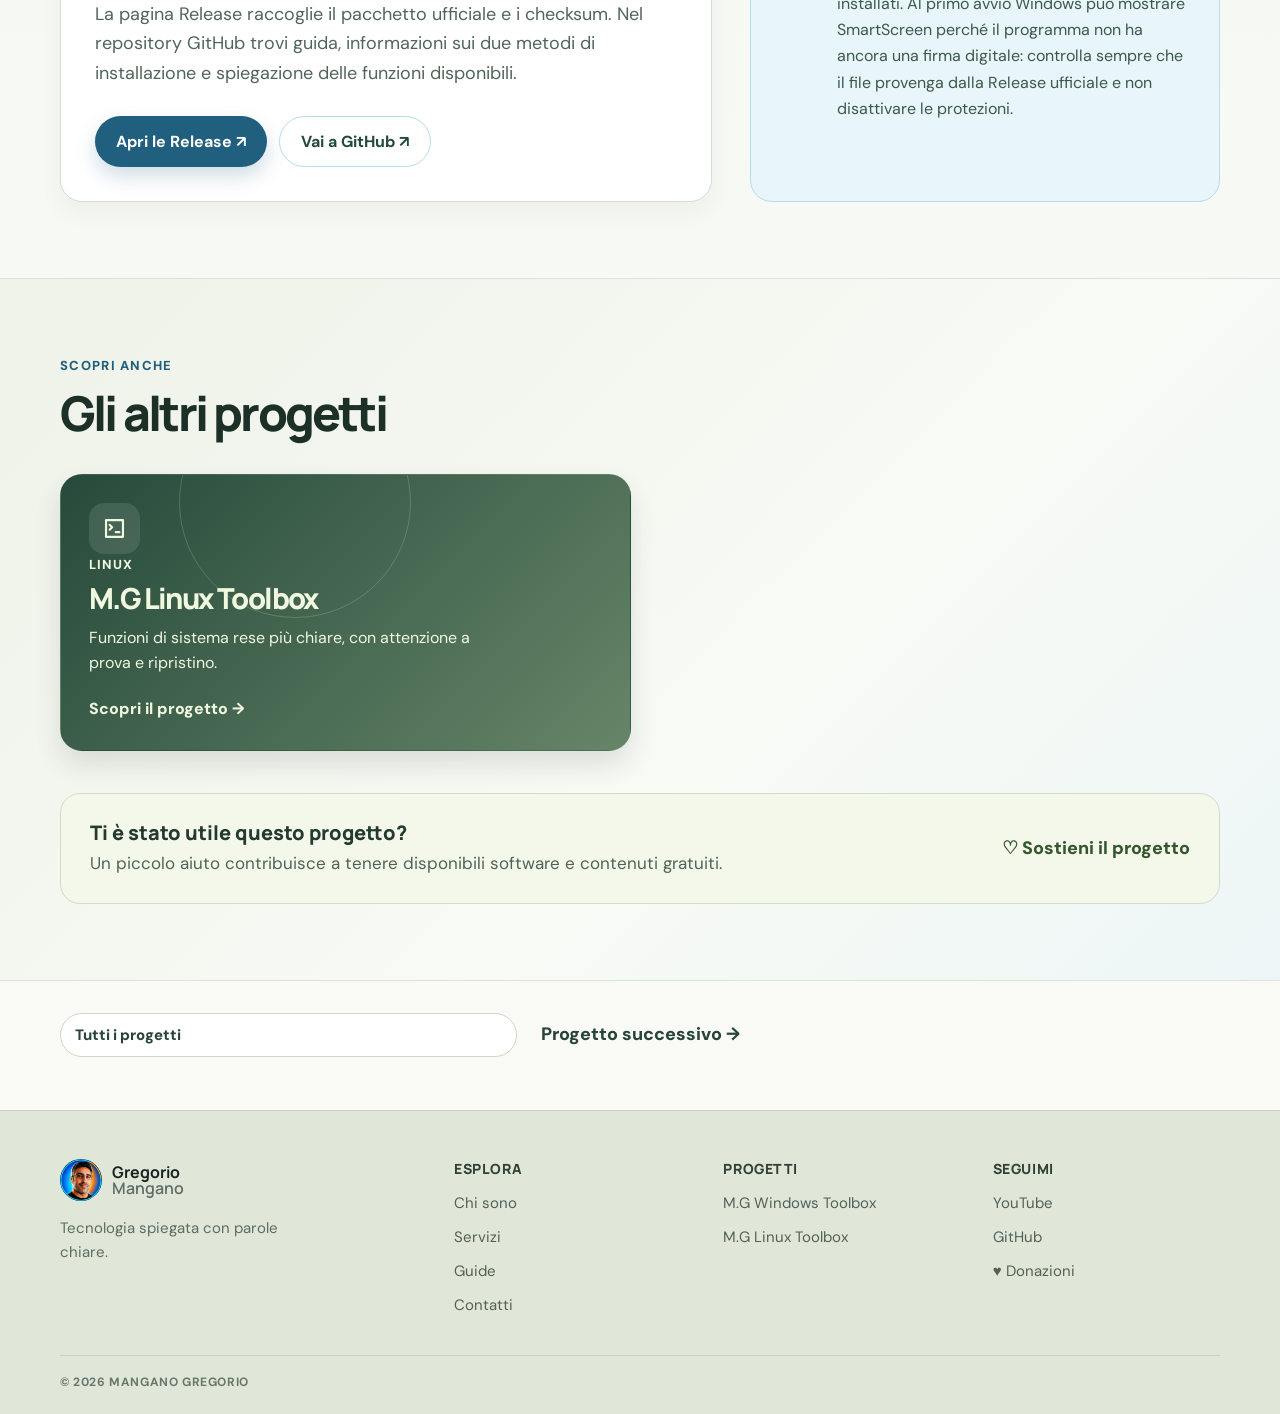
<file: mg-windows-toolbox.html>
<!DOCTYPE html>
<html lang="it">
<head>
<meta charset="utf-8">
<meta name="viewport" content="width=device-width,initial-scale=1">
<link rel="icon" type="image/png" href="assets/logo.png">
<title>M.G Windows Toolbox | Strumenti semplici per Windows</title>
<meta name="description" content="M.G Windows Toolbox riunisce strumenti per software, manutenzione, sicurezza, rete e diagnostica di Windows in un'unica interfaccia chiara.">
<link rel="canonical" href="https://www.manganogregorio.it/mg-windows-toolbox.html">
<meta property="og:type" content="website">
<meta property="og:title" content="M.G Windows Toolbox | Strumenti semplici per Windows">
<meta property="og:description" content="Un centro di controllo chiaro per software, manutenzione, sicurezza, rete e strumenti Windows.">
<meta property="og:url" content="https://www.manganogregorio.it/mg-windows-toolbox.html">
<meta property="og:image" content="https://www.manganogregorio.it/assets/projects/windows-toolbox/home.png">
<meta property="og:image:alt" content="Schermata Home ufficiale di M.G Windows Toolbox">
<meta name="twitter:card" content="summary_large_image">
<meta name="twitter:title" content="M.G Windows Toolbox | Strumenti semplici per Windows">
<meta name="twitter:description" content="Un centro di controllo chiaro per software, manutenzione, sicurezza, rete e strumenti Windows.">
<meta name="twitter:image" content="https://www.manganogregorio.it/assets/projects/windows-toolbox/home.png">
<script type="application/ld+json">{"@context":"https://schema.org","@graph":[{"@type":"WebPage","name":"M.G Windows Toolbox","url":"https://www.manganogregorio.it/mg-windows-toolbox.html","isPartOf":{"@type":"WebSite","name":"Gregorio Mangano","url":"https://www.manganogregorio.it/"},"breadcrumb":{"@id":"https://www.manganogregorio.it/mg-windows-toolbox.html#breadcrumb"}},{"@type":"BreadcrumbList","@id":"https://www.manganogregorio.it/mg-windows-toolbox.html#breadcrumb","itemListElement":[{"@type":"ListItem","position":1,"name":"Home","item":"https://www.manganogregorio.it/"},{"@type":"ListItem","position":2,"name":"Progetti","item":"https://www.manganogregorio.it/#progetti"},{"@type":"ListItem","position":3,"name":"M.G Windows Toolbox","item":"https://www.manganogregorio.it/mg-windows-toolbox.html"}]}]}</script>
<link rel="stylesheet" href="style.css">
<link rel="stylesheet" href="projects.css">
</head>
<body class="project-page project-windows">
<header class="site-header">
<a class="brand" href="index.html">
<img src="assets/branding/gregorio-profilo.jpg" alt="Gregorio Mangano">
<span>Gregorio<em>Mangano</em>
</span>
</a>
<nav class="main-nav" aria-label="Navigazione principale">
<a href="index.html#chi-sono">Chi sono</a>
<a href="index.html#servizi">Servizi</a>
<span class="projects-menu">
<a href="index.html#progetti">Progetti</a>
<details class="projects-dropdown">
<summary aria-label="Apri elenco progetti">
</summary>
<div>
<a href="mg-windows-toolbox.html">M.G Windows Toolbox</a>
<a href="mg-linux-toolbox.html">M.G Linux Toolbox</a>
</div>
</details>
</span>
<a href="index.html#contatti">Contatti</a>
<a class="nav-donation" href="donazioni.html">
<svg viewBox="0 0 24 24" aria-hidden="true">
<path d="M20.8 4.8a5.5 5.5 0 0 0-7.8 0L12 5.9l-1.1-1.1a5.5 5.5 0 0 0-7.8 7.8L12 21l8.9-8.4a5.5 5.5 0 0 0-.1-7.8Z"/>
</svg>Donazioni</a>
</nav>
<a class="button button-dark header-cta" href="index.html#contatti">Parliamone <span>↗</span>
</a>
<button class="menu-toggle" type="button" aria-label="Apri menu" aria-expanded="false" aria-controls="mobile-menu">☰</button>
<nav id="mobile-menu" class="mobile-menu" aria-label="Menu mobile" hidden>
<a href="index.html#chi-sono">Chi sono</a>
<a href="index.html#servizi">Servizi</a>
<details>
<summary>Progetti</summary>
<a href="index.html#progetti">Tutti i progetti</a>
<a href="mg-windows-toolbox.html">M.G Windows Toolbox</a>
<a href="mg-linux-toolbox.html">M.G Linux Toolbox</a>
</details>
<a href="index.html#contatti">Contatti</a>
<a class="nav-donation" href="donazioni.html">
<svg viewBox="0 0 24 24" aria-hidden="true">
<path d="M20.8 4.8a5.5 5.5 0 0 0-7.8 0L12 5.9l-1.1-1.1a5.5 5.5 0 0 0-7.8 7.8L12 21l8.9-8.4a5.5 5.5 0 0 0-.1-7.8Z"/>
</svg>Donazioni</a>
<a class="button button-dark" href="index.html#contatti">Parliamone ↗</a>
</nav>
</header>
<main>
<nav class="project-wrap breadcrumb" aria-label="Percorso di navigazione">
<ol>
<li>
<a href="index.html">Home</a>
</li>
<li>
<a href="index.html#progetti">Progetti</a>
</li>
<li aria-current="page">M.G Windows Toolbox</li>
</ol>
</nav>
<div class="project-wrap">
<a class="project-back" href="index.html#progetti">← Tutti i progetti</a>
</div>
<section class="project-wrap project-hero" aria-labelledby="windows-title">
<p class="project-kicker">Windows · Beta pubblica</p>
<h1 id="windows-title">M.G Windows Toolbox</h1>
<p class="lead">Un centro di controllo per Windows che raccoglie software, manutenzione, riparazione, sicurezza, rete e altri strumenti in un'interfaccia più chiara.</p>
<div class="project-actions">
<a class="button button-primary" href="https://github.com/gregoriomangano/mg-windows-toolbox/releases" target="_blank" rel="noopener noreferrer">Scarica da Release ↗</a>
<a class="button button-secondary" href="https://github.com/gregoriomangano/mg-windows-toolbox" target="_blank" rel="noopener noreferrer">Apri GitHub ↗</a>
</div>
</section>
<section class="project-wrap project-image-section" aria-label="Immagine principale del progetto">
<a class="project-image-link project-image-stage" data-lightbox href="assets/projects/windows-toolbox/home.png" aria-label="Apri lo screenshot di M.G Windows Toolbox">
<img class="project-main-image" src="assets/projects/windows-toolbox/home.png" alt="Schermata Home ufficiale di M.G Windows Toolbox">
</a>
<p class="project-image-caption">Screenshot ufficiale: la schermata Home di M.G Windows Toolbox. <a data-lightbox href="assets/projects/windows-toolbox/home.png">Apri immagine</a>
</p>
</section>
<section class="project-block tint" aria-labelledby="windows-cose">
<div class="project-wrap project-block-heading">
<div>
<p class="section-label">Che cos'è</p>
<h2 id="windows-cose">Windows più chiaro, senza giri inutili.</h2>
</div>
<div class="project-copy">
<p>M.G Windows Toolbox raccoglie in un solo posto molti strumenti che normalmente si trovano in schermate diverse di Windows, nei programmi già installati o in procedure poco immediate. È pensato per chi desidera capire meglio il proprio PC e raggiungere le operazioni comuni con un percorso più ordinato. Prima di agire, il Toolbox mostra lo stato reale del sistema e spiega che cosa sta per fare. Alcune funzioni usano strumenti ufficiali già presenti in Windows e possono chiedere l'autorizzazione amministratore: questo accade quando una scelta modifica un'impostazione del sistema. Non promette miracoli o prestazioni automatiche; aiuta invece a leggere, organizzare e usare con più consapevolezza le possibilità già disponibili sul computer.</p>
</div>
</div>
</section>
<section class="project-block" aria-labelledby="windows-caratteristiche">
<div class="project-wrap">
<p class="section-label">Caratteristiche principali</p>
<h2 id="windows-caratteristiche">Le aree importanti, raccolte con criterio.</h2>
<div class="project-feature-grid">
<article class="project-feature-card">
<span class="feature-icon" aria-hidden="true">▣</span>
<h3>Il mio PC</h3>
<p>Hardware, dischi e stato generale del computer in una sezione semplice da consultare.</p>
</article>
<article class="project-feature-card">
<span class="feature-icon" aria-hidden="true">⌘</span>
<h3>App Center</h3>
<p>Ricerca, installazione, aggiornamento e rimozione di programmi tramite WinGet.</p>
</article>
<article class="project-feature-card">
<span class="feature-icon" aria-hidden="true">i</span>
<h3>Azioni spiegate</h3>
<p>Ogni funzione prova a chiarire cosa fa prima della conferma, senza nascondere i passaggi.</p>
</article>
</div>
</div>
</section>
<section class="project-block tint" aria-labelledby="windows-fare">
<div class="project-wrap">
<p class="section-label">Cosa puoi fare</p>
<h2 id="windows-fare">Gestire le attività quotidiane in modo ordinato.</h2>
<div class="project-feature-grid six">
<article class="project-feature-card">
<span class="feature-icon" aria-hidden="true">◒</span>
<h3>Gestire il PC</h3>
<p>Consultare hardware, dischi, profili energetici, sospensione, servizi e avvio.</p>
</article>
<article class="project-feature-card">
<span class="feature-icon" aria-hidden="true">↗</span>
<h3>Software e app</h3>
<p>Cercare, installare, aggiornare o rimuovere programmi desktop e app Microsoft Store.</p>
</article>
<article class="project-feature-card">
<span class="feature-icon" aria-hidden="true">✦</span>
<h3>Pulizia e riparazione</h3>
<p>Controllare file temporanei e spazio recuperabile, oppure aprire gli strumenti Windows di riparazione.</p>
</article>
<article class="project-feature-card">
<span class="feature-icon" aria-hidden="true">◈</span>
<h3>Sicurezza, rete e DNS</h3>
<p>Leggere Defender, Firewall e connessione, con opzioni per DNS e ripristino della configurazione salvata.</p>
</article>
<article class="project-feature-card">
<span class="feature-icon" aria-hidden="true">⚙</span>
<h3>Gaming e sviluppo</h3>
<p>Trovare strumenti utili per giocare, programmare, usare il terminale o provare software AI locale.</p>
</article>
<article class="project-feature-card">
<span class="feature-icon" aria-hidden="true">▤</span>
<h3>USB, Linux e diagnostica</h3>
<p>Raggiungere Rufus, ISO ufficiali, Linux Mint in macchina virtuale, migrazione e salute del sistema.</p>
</article>
</div>
</div>
</section>
<section class="project-block" aria-labelledby="windows-download">
<div class="project-wrap project-install-grid">
<div class="project-install-copy">
<p class="section-label">Installazione e download</p>
<h2 id="windows-download">Scegli il canale ufficiale.</h2>
<p>La pagina Release raccoglie il pacchetto ufficiale e i checksum. Nel repository GitHub trovi guida, informazioni sui due metodi di installazione e spiegazione delle funzioni disponibili.</p>
<div class="project-actions">
<a class="button button-primary" href="https://github.com/gregoriomangano/mg-windows-toolbox/releases" target="_blank" rel="noopener noreferrer">Apri le Release ↗</a>
<a class="button button-secondary" href="https://github.com/gregoriomangano/mg-windows-toolbox" target="_blank" rel="noopener noreferrer">Vai a GitHub ↗</a>
</div>
</div>
<aside class="project-note" aria-labelledby="windows-nota">
<span class="note-mark" aria-hidden="true">i</span>
<div>
<h2 id="windows-nota">Beta e SmartScreen</h2>
<p>Questa è una Beta pubblica: possono esserci differenze fra PC, Windows, driver e componenti installati. Al primo avvio Windows può mostrare SmartScreen perché il programma non ha ancora una firma digitale: controlla sempre che il file provenga dalla Release ufficiale e non disattivare le protezioni.</p>
</div>
</aside>
</div>
</section>
<section class="project-block tint" aria-labelledby="windows-altri">
<div class="project-wrap">
<p class="section-label">Scopri anche</p>
<h2 id="windows-altri">Gli altri progetti</h2>
<div class="related-project-grid">
<a class="related-project-card linux" href="mg-linux-toolbox.html">
<span class="related-project-icon" aria-hidden="true">
<svg viewBox="0 0 24 24">
<path d="M5 5h14v14H5zM8 9l2 2-2 2M13 15h3"/>
</svg>
</span>
<small>Linux</small>
<h3>M.G Linux Toolbox</h3>
<p>Funzioni di sistema rese più chiare, con attenzione a prova e ripristino.</p>
<span class="related-cta">Scopri il progetto →</span>
</a>
</div>
<div class="project-donation">
<p>
<strong>Ti è stato utile questo progetto?</strong>Un piccolo aiuto contribuisce a tenere disponibili software e contenuti gratuiti.</p>
<a href="donazioni.html">♡ Sostieni il progetto</a>
</div>
</div>
</section>
<nav class="project-wrap project-switcher" aria-label="Navigazione fra i progetti">
<a class="all" href="index.html#progetti">Tutti i progetti</a>
<a class="next" href="mg-linux-toolbox.html">Progetto successivo →</a>
</nav>
</main>
<footer class="site-footer rich-footer">
<div class="wrap footer-grid">
<div class="footer-brand">
<a class="brand" href="index.html">
<img src="assets/branding/gregorio-profilo.jpg" alt="Gregorio Mangano">
<span>Gregorio<em>Mangano</em>
</span>
</a>
<p>Tecnologia spiegata con parole chiare.</p>
</div>
<nav>
<b>Esplora</b>
<a href="index.html#chi-sono">Chi sono</a>
<a href="index.html#servizi">Servizi</a>
<a href="index.html#contatti">Contatti</a>
</nav>
<nav>
<b>Progetti</b>
<a href="mg-windows-toolbox.html">M.G Windows Toolbox</a>
<a href="mg-linux-toolbox.html">M.G Linux Toolbox</a>
</nav>
<nav>
<b>Seguimi</b>
<a href="https://www.youtube.com/@GregorioMangano" target="_blank" rel="noopener noreferrer">YouTube</a>
<a href="https://github.com/gregoriomangano" target="_blank" rel="noopener noreferrer">GitHub</a>
<a href="donazioni.html">♥ Donazioni</a>
</nav>
</div>
<div class="wrap footer-bottom">© 2026 MANGANO GREGORIO</div>
</footer>
<script src="lightbox.js?rev=guide">
</script>
</body>
</html>
</file>
<file: style.css>
@import url('https://fonts.googleapis.com/css2?family=DM+Sans:wght@400;500;600;700&family=Manrope:wght@600;700;800&display=swap');
:root{--ink:#172321;--muted:#5e6d67;--paper:#f7f7f1;--cream:#e8ebdf;--lime:#d6f467;--deep:#16342d;--line:#d8ddd4;--white:#fff;--max:1160px}
*{box-sizing:border-box}
html{scroll-behavior:smooth}
body{margin:0;background:var(--paper);color:var(--ink);font-family:'DM Sans',sans-serif;line-height:1.55}
img{max-width:100%;display:block}
a:focus-visible{outline:3px solid #86a430;outline-offset:3px}
.wrap{width:min(var(--max),calc(100% - 40px));margin:auto}
.site-header{height:80px;display:flex;align-items:center;justify-content:space-between;gap:24px}
.brand{display:flex;align-items:center;gap:10px;color:var(--ink);font:700 14px/1 Manrope;text-decoration:none}
.brand img{width:36px;height:36px;border-radius:50%;object-fit:cover}
.brand em{display:block;color:var(--muted);font-style:normal;font-weight:600}
.main-nav{display:flex;gap:28px}
.main-nav a{color:var(--muted);font-size:14px;text-decoration:none}
.main-nav a:hover{color:var(--ink)}
.button{display:inline-flex;align-items:center;justify-content:center;gap:13px;border:0;border-radius:999px;padding:13px 19px;color:var(--ink);font:700 14px 'DM Sans';text-decoration:none;transition:transform .18s,background .18s}
.button:hover{transform:translateY(-2px)}
.button-dark{background:var(--ink);color:#fff}
.button-lime{background:var(--lime)}
.button-light{background:#fff}
.eyebrow{margin:0;color:#78857e;font-size:11px;font-weight:700;letter-spacing:.13em;text-transform:uppercase}
.hero{display:grid;grid-template-columns:1fr .75fr;align-items:center;min-height:500px;gap:55px;padding:56px 0}
.hero h1,.section-title,.product-hero h1{font:800 clamp(45px,6vw,78px)/.98 Manrope;letter-spacing:-.07em;margin:18px 0}
.hero h1 span,.section-title span{color:#95a39c}
.lead{max-width:590px;color:var(--muted);font-size:18px}
.hero-actions{display:flex;align-items:center;gap:22px;margin-top:30px}
.plain-link{color:var(--ink);font-size:14px;font-weight:700;text-decoration:none}
.hero-identity{position:relative;justify-self:end;width:min(340px,100%);aspect-ratio:1;display:grid;place-items:center}
.hero-identity:before,.hero-identity:after{content:"";position:absolute;border:1px solid #c7d0c5;border-radius:50%}
.hero-identity:before{inset:12% -8%;transform:rotate(-23deg)}
.hero-identity:after{inset:-6% 19%;transform:rotate(32deg)}
.hero-identity img{width:68%;aspect-ratio:1;z-index:1;border:8px solid var(--paper);border-radius:50%;object-fit:cover;box-shadow:0 15px 38px #213d321c}
.ticker{border-top:1px solid var(--line);border-bottom:1px solid var(--line);overflow:hidden}
.ticker div{min-width:920px;display:flex;justify-content:space-around;padding:14px 0;color:#7b8881;font-size:10px;font-weight:700;letter-spacing:.14em;text-transform:uppercase}
.ticker i{color:#9ebc42;font-style:normal}
.youtube{padding:54px 0}
.youtube-box{position:relative;min-height:330px;overflow:hidden;border-radius:8px;background:#152d27}
.youtube-box>img{position:absolute;inset:0;width:100%;height:100%;object-fit:cover}
.youtube-copy{position:relative;width:min(520px,68%);padding:44px;color:#fff;text-shadow:0 2px 10px #08100d}
.youtube-copy .eyebrow{color:#fff}
.youtube-copy h2{font:800 clamp(35px,4vw,56px)/1 Manrope;letter-spacing:-.06em;margin:15px 0}
.youtube-copy p:not(.eyebrow){font-size:16px;margin-bottom:25px}
.section{padding:78px 0}
.section.tint{background:var(--cream)}
.split{display:grid;grid-template-columns:.78fr 1.22fr;gap:70px}
.section-title{font-size:clamp(38px,4.7vw,62px)}
.large-text{font-size:23px;line-height:1.38;margin-top:0}
.muted{color:var(--muted)}
.services-grid{display:grid;grid-template-columns:repeat(4,1fr);gap:14px;margin-top:38px}
.service{background:#f9faf4;padding:25px;min-height:220px;border:1px solid #edf0e7}
.service b{font:700 17px Manrope;display:block;margin:32px 0 8px}
.service p{color:var(--muted);font-size:13px;margin:0}
.project-grid{display:grid;grid-template-columns:repeat(3,1fr);gap:18px;margin-top:36px}
.project-card{display:flex;flex-direction:column;min-height:400px;background:#fff;border:1px solid var(--line);border-radius:8px;overflow:hidden;color:var(--ink);text-decoration:none}
.project-media{height:205px;display:grid;place-items:center;padding:18px;background:#eff2e9}
.project-card.windows .project-media{background:#eaf1f2}
.project-card.linux .project-media{background:#18211f}
.project-media img{width:100%;height:100%;object-fit:contain}
.project-card.windows .project-media img,.project-card.linux .project-media img{object-fit:cover}
.project-body{display:flex;flex-direction:column;flex:1;padding:23px}
.project-body small{color:#839089;font-weight:700;letter-spacing:.1em;text-transform:uppercase}
.project-body h3{font:700 22px Manrope;margin:7px 0}
.project-body p{color:var(--muted);font-size:14px;margin:0}
.project-card .arrow{margin-top:auto;padding-top:20px;font-size:21px}
.contact{background:var(--deep);color:#fff;padding:65px 0}
.contact-grid{display:grid;grid-template-columns:1fr 1fr;gap:60px;align-items:center}
.contact h2{font:800 clamp(42px,5vw,68px)/1 Manrope;letter-spacing:-.065em;margin:12px 0}
.contact p{color:#d0d9d3;max-width:420px}
.site-footer{display:flex;justify-content:space-between;align-items:center;gap:20px;padding:28px 0;color:#7b8881;font-size:12px}
.footer-links{display:flex;gap:18px}
.footer-links a{color:inherit;text-decoration:none}
.product-hero{padding:75px 0 45px}
.product-hero h1{margin-bottom:15px}
.product-hero .lead{max-width:720px}
.product-actions{display:flex;gap:16px;align-items:center;margin-top:28px}
.product-image{width:100%;max-height:620px;object-fit:cover;object-position:top;border:1px solid var(--line);border-radius:8px;background:#e4e8df}
.product-image.contain{object-fit:contain;background:#1b222d}
.product-section{padding:52px 0;border-top:1px solid var(--line)}
.two-col{display:grid;grid-template-columns:1fr 1fr;gap:55px}
.product-section h2{font:800 33px/1.1 Manrope;letter-spacing:-.05em;margin:0 0 16px}
.feature-grid{display:grid;grid-template-columns:repeat(3,1fr);gap:13px}
.feature{background:#fff;border:1px solid var(--line);padding:19px;border-radius:7px}
.feature h3{font:700 16px Manrope;margin:0 0 7px}
.feature p{color:var(--muted);font-size:13px;margin:0}
.gallery{display:grid;grid-template-columns:repeat(2,1fr);gap:18px}
.gallery figure{margin:0}
.gallery img{width:100%;border:1px solid var(--line);border-radius:7px}
.gallery figcaption{color:var(--muted);font-size:13px;margin-top:7px}
.notice{padding:20px 22px;border-left:4px solid #a9c84a;background:#edf2dc;color:#445248}
.back{margin:0 0 35px}
@media(max-width:850px){.main-nav{gap:15px}
.hero{grid-template-columns:1fr .62fr;gap:25px}
.services-grid{grid-template-columns:repeat(2,1fr)}
.project-grid{gap:12px}
.project-card{min-height:390px}
.project-media{height:165px}
.split{gap:35px}
.two-col{gap:30px}
}
@media(max-width:620px){.wrap{width:min(var(--max),calc(100% - 28px))}
.site-header{height:70px}
.main-nav{display:none}
.hero{display:block;padding:43px 0 30px;min-height:0}
.hero-identity{display:none}
.hero h1{font-size:50px}
.lead{font-size:16px}
.hero-actions,.product-actions{align-items:flex-start;flex-direction:column;gap:14px}
.youtube{padding:32px 0}
.youtube-box{min-height:380px}
.youtube-box>img{object-position:60% center}
.youtube-copy{position:absolute;bottom:0;width:100%;padding:24px;background:linear-gradient(0deg,#132b25 25%,transparent)}
.youtube-copy h2{font-size:36px}
.section{padding:55px 0}
.split,.contact-grid,.two-col{grid-template-columns:1fr;gap:24px}
.large-text{font-size:19px}
.services-grid,.project-grid,.feature-grid{grid-template-columns:1fr}
.service{min-height:0}
.project-card{min-height:0}
.project-media{height:200px}
.gallery{grid-template-columns:1fr}
.site-footer{align-items:flex-start;flex-direction:column}
.product-hero{padding:42px 0 30px}
.product-hero h1{font-size:45px}
.product-section{padding:38px 0}
.product-section h2{font-size:30px}
}

html,body{overflow-x:hidden}
body.menu-open{overflow:hidden}

.site-header{position:sticky;top:0;z-index:40;background:color-mix(in srgb,var(--paper) 91%,transparent);backdrop-filter:blur(12px);-webkit-backdrop-filter:blur(12px);max-width:none;padding-left:max(20px,calc((100% - var(--max))/2));padding-right:max(20px,calc((100% - var(--max))/2));border-bottom:1px solid #d8ddd47a}
.breadcrumb{padding-top:25px;font-size:13px;color:var(--muted)}
.breadcrumb a{color:inherit;text-decoration:none}
.back-link{display:inline-flex;margin:14px 0 0;color:var(--ink);font-weight:700;text-decoration:none}
.project-cover{position:relative;height:225px;overflow:hidden;padding:22px;border-radius:8px 8px 0 0}
.project-cover:after{content:"";position:absolute;inset:auto 20px 16px auto;width:72%;height:76%;opacity:.45;border-radius:9px;background-position:center top;background-size:cover;box-shadow:0 10px 25px #0005}
.project-cover .cover-label{position:relative;z-index:2;display:inline-flex;padding:8px 10px;border-radius:99px;background:#fff;color:#182321;font:700 11px Manrope;letter-spacing:.05em}
.project-cover.windows{background:linear-gradient(135deg,#dceff4,#aeced8)}
.project-cover.windows:after{background-image:url('assets/projects/windows-toolbox/home.png')}
.project-cover.linux{background:linear-gradient(135deg,#203b34,#527765)}
.project-cover.linux:after{background-image:url('assets/projects/linux-toolbox/panoramica.png')}
.project-card .project-cover{height:215px}
.project-card .project-cover:after{right:18px;bottom:14px}
.project-card .project-body{padding-top:19px}
.product-visual{position:relative;padding:26px;border-radius:10px;border:1px solid var(--line);background:#eef2e9;box-shadow:0 16px 35px #18332d0c}
.product-visual.windows{background:#eaf3f5}
.product-visual.linux{background:#e8efe4}
.product-visual .product-image{margin:auto;box-shadow:0 16px 34px #182a241f}
.gallery-editorial{display:grid;grid-template-columns:1.4fr 1fr;gap:18px}
.gallery-editorial .large{grid-row:span 2}
.gallery-editorial figure{margin:0;padding:12px;background:#eef2ec;border:1px solid var(--line);border-radius:8px}
.gallery-editorial figure:nth-child(even){background:#edf4f5}
.gallery-editorial img{width:100%;border-radius:5px;box-shadow:0 9px 18px #172d2514}
.gallery-editorial figcaption{padding:9px 2px 1px;color:var(--muted);font-size:13px}
.gallery-editorial a{display:block}
.related-projects{display:grid;grid-template-columns:repeat(2,1fr);gap:14px}
.related-project{display:flex;align-items:center;gap:14px;padding:14px;border:1px solid var(--line);border-radius:8px;background:#fff;color:var(--ink);text-decoration:none}
.related-project img{width:74px;height:52px;object-fit:cover;border-radius:5px}
.related-project b{font:700 16px Manrope}
.lightbox{position:fixed;inset:0;z-index:100;display:none;place-items:center;padding:28px;background:#08100ddd}
.lightbox.open{display:grid}
.lightbox img{max-width:94vw;max-height:88vh;border-radius:7px;box-shadow:0 20px 65px #000}
.lightbox-close{position:fixed;top:18px;right:22px;width:42px;height:42px;border:1px solid #ffffff70;border-radius:50%;background:#18251f;color:#fff;font-size:29px;line-height:1;cursor:pointer}
@media(max-width:620px){.site-header{padding-left:14px;padding-right:14px}
.site-header .button{padding:10px 13px;font-size:12px}
.main-nav{display:flex;position:absolute;top:70px;right:14px;padding:10px;background:var(--paper);border:1px solid var(--line);border-radius:7px;box-shadow:0 8px 20px #17232114;gap:10px}
.main-nav a{font-size:12px}
.project-cover{height:195px}
.gallery-editorial{grid-template-columns:1fr}
.gallery-editorial .large{grid-row:auto}
.related-projects{grid-template-columns:1fr}
}

@media(max-width:620px){.breadcrumb{padding-top:76px}
}

.site-header{background:#eef0e4eF;border-bottom:1px solid #cfd6c9;box-shadow:0 3px 10px #21362a0c}
.main-nav{align-items:center}
.main-nav a,.projects-dropdown summary{font-size:16px;font-weight:600;color:#405149}
.projects-dropdown{position:relative}
.projects-dropdown summary{cursor:pointer;list-style:none}
.projects-dropdown summary::-webkit-details-marker{display:none}
.projects-dropdown summary:after{content:'⌄';margin-left:5px;font-size:13px}
.projects-dropdown>div{position:absolute;top:32px;left:-16px;display:grid;min-width:215px;padding:9px;border:1px solid #d6ddd1;border-radius:12px;background:#fff;box-shadow:0 15px 29px #17352821}
.projects-dropdown>div a{padding:10px 11px;border-radius:7px;font-size:14px}
.projects-dropdown>div a:hover,.projects-dropdown>div a:focus{background:#edf2e3}
.menu-toggle,.mobile-menu{display:none}
.footer-projects{display:grid;gap:5px}
.footer-projects b{color:#435248;font-size:14px}
.contact-options{padding:78px 0;background:#f1f4e9}
.contact-options-heading h2{margin:0;font:800 clamp(38px,4.5vw,58px)/1.08 Manrope;letter-spacing:-.06em}
.contact-options-heading p{font-size:18px;color:#55665d}
.contact-options-grid{display:grid;grid-template-columns:repeat(3,1fr);gap:16px;margin-top:32px}
.contact-option{display:flex;flex-direction:column;min-height:215px;padding:25px;border:1px solid #d5ddd0;border-radius:16px;background:#fff;color:#1b2e27;text-decoration:none;box-shadow:0 12px 23px #1f382c0e}
.contact-option.email:hover{transform:translateY(-3px);box-shadow:0 17px 28px #1f382c1d}
.contact-option-icon{display:grid;place-items:center;width:50px;height:50px;margin-bottom:22px;border-radius:14px;background:#e1f1d4;color:#53782f;font-size:25px}
.contact-option strong{font:700 21px Manrope}
.contact-option small{margin-top:4px;color:#64736c;font-size:16px}
.contact-option b{margin-top:auto;padding-top:18px;font-size:15px}
.contact-option.unavailable{opacity:.72}
.contact-option.unavailable .contact-option-icon{background:#eceeea;color:#78857d}
.site-footer{background:#e1e7d8;border-top:1px solid #cad4c4;max-width:none;padding-left:max(20px,calc((100% - var(--max))/2));padding-right:max(20px,calc((100% - var(--max))/2))}
@media(max-width:620px){.main-nav,.header-cta{display:none!important}
.menu-toggle{display:grid;place-items:center;width:44px;height:44px;border:1px solid #cbd5c5;border-radius:12px;background:#f8f9f2;color:#18342d;font-size:21px}
.mobile-menu{position:fixed;z-index:60;top:76px;left:14px;right:14px;display:grid;gap:3px;padding:12px;border:1px solid #d2dacd;border-radius:16px;background:#fbfcf6;box-shadow:0 20px 35px #1735282e}
.mobile-menu[hidden]{display:none}
.mobile-menu a,.mobile-menu summary{padding:13px 11px;border-radius:9px;color:#2d4038;font-size:17px;font-weight:700;text-decoration:none;list-style:none}
.mobile-menu summary::-webkit-details-marker{display:none}
.mobile-menu details{display:grid}
.mobile-menu details a{padding:10px 20px;font-size:16px}
.mobile-menu .button{margin-top:6px;justify-self:start}
.contact-options{padding:62px 0}
.contact-options-grid{grid-template-columns:1fr}
.contact-option{min-height:172px;padding:22px}
.contact-option-icon{margin-bottom:14px}
.contact-option small{font-size:17px}
.contact-option b{font-size:16px}
.site-footer{align-items:flex-start;padding-top:32px;padding-bottom:32px}
.footer-links{display:grid;gap:12px}
.footer-projects{margin:5px 0}
.home .main-nav{display:none!important}
}

.projects-menu{display:inline-flex;align-items:center;gap:1px}
.projects-menu>.projects-dropdown{position:relative}
.projects-menu>.projects-dropdown summary{display:block;width:22px;height:30px;padding:0;cursor:pointer}
.projects-menu>.projects-dropdown summary:after{position:absolute;top:4px;left:3px;margin:0}
.projects-menu>.projects-dropdown>div{top:34px;left:-145px}
.projects-menu>a{padding-right:0}
.mobile-menu details>a{display:block;width:100%}
.mobile-menu details[open]{padding-bottom:5px}
.mobile-menu details[open] summary{background:#edf2e3}
.mobile-menu details[open] a{margin-left:6px;border-left:2px solid #bad56e}
.contact-option{transition:transform .2s,box-shadow .2s}
.contact-option:hover{transform:translateY(-3px);box-shadow:0 17px 28px #1f382c1d}
.contact-option.whatsapp .contact-option-icon{background:#dff1dc;color:#287b40}
.contact-option.phone .contact-option-icon{background:#e5edf7;color:#3d6690}

.mobile-menu .button.button-dark{background:#172c26;color:#fff!important}
.mobile-menu .button.button-dark:hover{background:#0d211b}

@media(max-width:620px){.mobile-menu{max-height:calc(100vh - 88px);overflow-y:auto}
.mobile-menu .button.button-dark{width:100%;justify-content:center}
}

.site-header .main-nav{gap:7px}
.site-header .main-nav>a,.site-header .projects-menu>a{padding:8px 10px;border:1px solid transparent;border-radius:999px;transition:background .18s,border-color .18s,color .18s}
.site-header .main-nav>a:hover,.site-header .main-nav>a:focus-visible,.site-header .projects-menu>a:hover,.site-header .projects-menu>a:focus-visible{background:#e6ecde;border-color:#d3ddcc;color:#172c26}
.site-header .projects-menu{padding:0 2px;border:1px solid transparent;border-radius:999px}
.site-header .projects-menu:focus-within{border-color:#cbd6c4;background:#f7f9f1}
.site-header .projects-menu>.projects-dropdown summary{height:34px}
.site-header .projects-menu>.projects-dropdown summary:after{top:6px}
.nav-donation{display:inline-flex;align-items:center;gap:6px;background:#edf5d0!important;border-color:#d4e5a7!important;color:#38522c!important}
.nav-donation:hover,.nav-donation:focus-visible{background:#dfefb3!important;border-color:#bdd780!important}
.nav-donation svg{width:15px;height:15px;fill:none;stroke:currentColor;stroke-width:1.9;stroke-linecap:round;stroke-linejoin:round}
.rich-footer{display:block!important;padding:0!important;background:#e1e7d8;border-top:1px solid #c7d1bf;color:#415149}
.rich-footer .footer-grid{display:grid;grid-template-columns:1.55fr repeat(3,1fr);gap:42px;padding:48px 0 38px}
.rich-footer .footer-grid nav{display:grid;align-content:start;gap:9px}
.rich-footer .footer-grid nav b{margin-bottom:4px;color:#314138;font:800 14px Manrope;letter-spacing:.04em;text-transform:uppercase}
.rich-footer .footer-grid nav a{color:#526158;font-size:15px;text-decoration:none}
.rich-footer .footer-grid nav a:hover{color:#172c26;text-decoration:underline;text-underline-offset:3px}
.rich-footer .footer-brand .brand{font-size:16px}
.rich-footer .footer-brand .brand img{width:42px;height:42px}
.rich-footer .footer-brand p{max-width:240px;margin:16px 0 0;color:#5c6c63;font-size:15px;line-height:1.55}
.rich-footer .footer-bottom{padding:17px 0 21px;border-top:1px solid #c8d1c2;color:#68776e;font-size:12px;font-weight:700;letter-spacing:.05em}
@media(max-width:760px){.rich-footer .footer-grid{grid-template-columns:repeat(2,1fr);gap:30px;padding:40px 0 30px}
.rich-footer .footer-brand{grid-column:1/-1}
.rich-footer .footer-brand p{max-width:none}
}
@media(max-width:620px){.mobile-menu .nav-donation{display:flex;justify-content:flex-start;margin:3px 0;padding:13px 11px!important;border-radius:9px}
.rich-footer .footer-grid{grid-template-columns:1fr;gap:25px;padding:37px 0 27px}
.rich-footer .footer-grid nav{gap:10px}
.rich-footer .footer-grid nav a{font-size:16px}
.rich-footer .footer-bottom{padding:16px 0 20px;font-size:11px}
}
</file>
<file: donazioni.css>
.donations-page{background:#f8f8f3;color:#172c26;font-size:18px;line-height:1.65}.donation-hero{display:grid;grid-template-columns:minmax(260px,.75fr) 1.25fr;align-items:center;gap:76px;padding:76px 0 96px}.donation-photo{position:relative;justify-self:center;width:min(320px,100%);aspect-ratio:1;display:grid;place-items:center}.donation-photo:before,.donation-photo:after{content:"";position:absolute;border:1px solid #c6d1c3;border-radius:50%;inset:7% -4%;transform:rotate(-24deg)}.donation-photo:after{inset:-7% 18%;transform:rotate(36deg)}.donation-photo img{position:relative;z-index:1;width:72%;aspect-ratio:1;object-fit:cover;border:8px solid #fff;border-radius:50%;box-shadow:0 20px 42px #19362c26}.donation-photo span{position:absolute;z-index:2;right:12%;bottom:16%;display:grid;place-items:center;width:54px;height:54px;border-radius:17px;background:#d6f467;color:#17362d;font-size:28px;box-shadow:0 12px 24px #1735282b}.donation-copy .section-badge{margin-bottom:14px}.donation-copy h1{margin:0 0 22px;font:800 clamp(46px,5.4vw,72px)/1.02 Manrope;letter-spacing:-.07em}.donation-copy p{max-width:690px;margin:0 0 17px;color:#52625a}.donation-copy .donation-lead{color:#273630;font-size:23px;line-height:1.45}.donation-methods{padding:82px 0 92px;background:linear-gradient(180deg,#e9edde,#e1e7d7)}.donation-heading h2{max-width:640px;margin:0;font:800 clamp(37px,4.5vw,59px)/1.06 Manrope;letter-spacing:-.065em}.donation-grid{display:grid;grid-template-columns:repeat(3,1fr);gap:18px;margin-top:40px}.donation-card{display:flex;flex-direction:column;min-height:365px;padding:27px;border:1px solid #ffffffa8;border-radius:18px;background:#fff;box-shadow:0 14px 30px #233b2f13}.donation-card-icon{display:grid;place-items:center;width:53px;height:53px;border-radius:16px;background:#e5f1dc;color:#567b32}.donation-card-icon svg{width:28px;height:28px;fill:none;stroke:currentColor;stroke-width:1.8;stroke-linecap:round;stroke-linejoin:round}.paypal-card .donation-card-icon{background:#e1f0f8;color:#2870a4}.iban-card .donation-card-icon{background:#f3eadb;color:#906538}.donation-card h3{margin:25px 0 10px;font:700 24px Manrope}.donation-card p{margin:0;color:#54645c;font-size:16px;line-height:1.6}.donation-card .button{margin-top:auto;font-size:16px}.qr-frame{display:grid;place-items:center;width:154px;height:154px;margin:auto 0 0;padding:13px;border:1px solid #d8dfd5;border-radius:18px;background:#fff;box-shadow:0 9px 18px #233b2f0c}.qr-frame img{width:100%;height:100%;image-rendering:auto}.iban-card code{display:block;margin:22px 0 14px;padding:13px;border-radius:12px;background:#f5f6ef;color:#304237;font:700 15px/1.5 'DM Sans';word-break:break-word}.iban-card .copy-iban{align-self:flex-start}.copy-status{min-height:25px;padding-top:8px;color:#466731;font-size:14px;font-weight:700}.thank-you{padding:90px 0 100px;background:radial-gradient(circle at 85% 10%,#315f4e 0,transparent 30%),#17372f;color:#fff}.thank-you h2{max-width:620px;margin:0 0 18px;font:800 clamp(40px,4.6vw,62px)/1.04 Manrope;letter-spacing:-.065em}.thank-you p:not(.section-badge){max-width:630px;margin:0;color:#d1ddd5;font-size:19px}.thank-you .section-badge{color:#d8f67c}@media(max-width:850px){.donation-hero{gap:42px}.donation-grid{grid-template-columns:1fr;max-width:620px}.donation-card{min-height:0}.qr-frame{margin:24px 0 0}}@media(max-width:620px){.donation-hero{grid-template-columns:1fr;gap:34px;padding:45px 0 66px}.donation-photo{width:240px;justify-self:start;margin-left:18px}.donation-copy h1{font-size:clamp(40px,11vw,46px)}.donation-copy .donation-lead{font-size:20px}.donation-copy p{font-size:17px}.donation-methods{padding:64px 0}.donation-heading h2{font-size:clamp(31px,9vw,36px)}.donation-grid{margin-top:30px;gap:14px}.donation-card{padding:23px}.donation-card h3{font-size:23px}.donation-card p{font-size:17px}.donation-card .button{width:100%;margin-top:22px}.iban-card code{font-size:15px}.qr-frame{margin-top:24px}.thank-you{padding:65px 0 70px}.thank-you h2{font-size:clamp(34px,9.6vw,40px)}.thank-you p:not(.section-badge){font-size:18px}}
</file>
<file: projects.css>
:root{--project-shadow:0 18px 42px rgba(23,48,39,.1);--project-shadow-hover:0 22px 45px rgba(23,48,39,.16)}

.project-page{--accent:#2a86a9;--accent-deep:#173f5d;--accent-soft:#e5f3f9;--accent-line:#bcdce8;background:linear-gradient(180deg,#fafbf7 0,#f5f7f1 48%,#fafbf7 100%);font-size:18px;line-height:1.65}
.project-page.project-windows{--accent:#347c9d;--accent-deep:#205f7e;--accent-soft:#e0f2f8;--accent-line:#b4dce9}
.project-page.project-linux{--accent:#6c9338;--accent-deep:#355b3c;--accent-soft:#e7f0d9;--accent-line:#c8db9b}
.project-page .site-header{background:#eef0e4ef}
.project-page main{overflow:hidden}
.project-wrap{width:min(var(--max),calc(100% - 40px));margin:auto}
.project-page .breadcrumb{padding:29px 0 0;font-size:14px}
.breadcrumb ol{display:flex;flex-wrap:wrap;gap:7px;margin:0;padding:0;list-style:none}
.breadcrumb li{display:flex;align-items:center;gap:7px}
.breadcrumb li:not(:last-child):after{content:"/";color:#96a39b}
.breadcrumb a{color:#53655c;text-decoration:none}
.breadcrumb a:hover{text-decoration:underline;text-underline-offset:3px}
.project-back{display:inline-flex;align-items:center;gap:8px;margin-top:13px;color:#233b31;font-size:15px;font-weight:800;text-decoration:none}
.project-back:hover{text-decoration:underline;text-underline-offset:4px}
.project-hero{padding:48px 0 41px}
.project-kicker{display:inline-flex;align-items:center;gap:9px;margin:0 0 17px;color:var(--accent-deep);font-size:13px;font-weight:800;letter-spacing:.1em;text-transform:uppercase}
.project-kicker:before{content:"";width:10px;height:10px;border-radius:50%;background:var(--accent);box-shadow:0 0 0 5px var(--accent-soft)}
.project-hero h1{max-width:850px;margin:0;color:#172922;font:800 clamp(48px,6.1vw,76px)/.98 Manrope, sans-serif;letter-spacing:-.068em}
.project-hero .lead{max-width:760px;margin:23px 0 0;color:#4e6258;font-size:clamp(18px,2vw,21px);line-height:1.6}
.project-actions{display:flex;flex-wrap:wrap;gap:12px;margin-top:30px}
.project-page .button{min-height:51px;padding:14px 21px;font-size:16px}
.project-page .button-primary{background:var(--accent-deep);color:#fff;box-shadow:0 9px 20px color-mix(in srgb,var(--accent-deep) 21%,transparent)}
.project-page .button-primary:hover{background:#172f3b}
.project-page .button-secondary{border:1px solid var(--accent-line);background:#fff;color:#244a3e}
.project-page .button-secondary:hover{background:var(--accent-soft)}
.project-page .text-action{display:inline-flex;align-items:center;padding:14px 5px;color:#315b49;font-size:15px;font-weight:800;text-decoration:none}
.project-page .text-action:hover{text-decoration:underline;text-underline-offset:4px}
.project-image-section{padding:0 0 70px}
.project-image-stage{position:relative;display:grid;min-height:clamp(470px,48vw,620px);place-items:center;overflow:hidden;padding:30px;border:1px solid var(--accent-line);border-radius:24px;background:linear-gradient(135deg,color-mix(in srgb,var(--accent-soft) 88%,#fff),#f9fbf7);box-shadow:var(--project-shadow)}
.project-image-stage:before,.project-image-stage:after{content:"";position:absolute;border:1px solid color-mix(in srgb,var(--accent) 35%,transparent);border-radius:50%;pointer-events:none}
.project-image-stage:before{width:38%;height:76%;transform:translate(-148%,-19%) rotate(32deg)}
.project-image-stage:after{width:43%;height:64%;transform:translate(150%,24%) rotate(-28deg)}
.project-image-link{position:relative;z-index:1;display:grid;max-width:100%;max-height:100%;place-items:center}
.project-main-image{max-width:100%;max-height:calc(clamp(470px,48vw,620px) - 60px);border-radius:12px;object-fit:contain;box-shadow:0 23px 45px rgba(16,38,31,.24)}
.project-image-caption{margin:15px 3px 0;color:#607168;font-size:14px}
.project-image-caption a{color:inherit;font-weight:700;text-decoration:none}
.project-image-caption a:hover{text-decoration:underline;text-underline-offset:3px}
.project-block{padding:76px 0}
.project-block.tint{border-top:1px solid #dce3d7;border-bottom:1px solid #dce3d7;background:linear-gradient(135deg,#eef2e8 0,#f8faf5 58%,color-mix(in srgb,var(--accent-soft) 45%,#f8faf5) 100%)}
.project-block-heading{display:grid;grid-template-columns:minmax(0,.74fr) minmax(0,1.26fr);gap:70px;align-items:start}
.section-label{margin:0 0 12px;color:var(--accent-deep);font-size:13px;font-weight:800;letter-spacing:.1em;text-transform:uppercase}
.project-block h2{margin:0;color:#1c3027;font:800 clamp(34px,4.1vw,48px)/1.06 Manrope,sans-serif;letter-spacing:-.058em}
.project-copy{max-width:720px;margin:3px 0 0;color:#4d6057;font-size:18px;line-height:1.72}
.project-copy p{margin:0}
.project-feature-grid{display:grid;grid-template-columns:repeat(3,1fr);gap:17px;margin-top:34px}
.project-feature-grid.six{grid-template-columns:repeat(3,1fr)}
.project-feature-card{min-height:218px;padding:25px;border:1px solid #d5ded2;border-radius:21px;background:#fff;box-shadow:0 10px 23px rgba(30,55,43,.06);transition:transform .18s ease,box-shadow .18s ease,border-color .18s ease}
.project-feature-card:hover{transform:translateY(-4px);border-color:var(--accent-line);box-shadow:var(--project-shadow-hover)}
.feature-icon{display:grid;width:44px;height:44px;place-items:center;margin-bottom:24px;border-radius:13px;background:var(--accent-soft);color:var(--accent-deep);font-size:23px;font-weight:800;line-height:1}
.project-feature-card h3{margin:0 0 9px;color:#21372d;font:800 21px/1.13 Manrope,sans-serif;letter-spacing:-.035em}
.project-feature-card p{margin:0;color:#5a6c63;font-size:16px;line-height:1.62}
.project-install-grid{display:grid;grid-template-columns:minmax(0,1fr) minmax(310px,.72fr);gap:38px;align-items:stretch}
.project-install-copy{padding:34px;border:1px solid #d5ded2;border-radius:22px;background:#fff;box-shadow:0 10px 23px rgba(30,55,43,.05)}
.project-install-copy h2{margin-bottom:17px}
.project-install-copy p{max-width:650px;margin:0;color:#52655b;font-size:18px}
.project-install-copy .project-actions{margin-top:27px}
.project-note{display:flex;gap:16px;align-items:flex-start;padding:31px;border:1px solid var(--accent-line);border-radius:22px;background:color-mix(in srgb,var(--accent-soft) 74%,#fff);color:#3d5849}
.project-note .note-mark{display:grid;flex:0 0 auto;width:39px;height:39px;place-items:center;border-radius:12px;background:#fff;color:var(--accent-deep);font-size:22px;font-weight:800}
.project-note h2{margin:1px 0 9px;font-size:27px}
.project-note p{margin:0;font-size:16px;line-height:1.65}
.related-project-grid{display:grid;grid-template-columns:repeat(2,1fr);gap:18px;margin-top:35px}
.related-project-card{position:relative;display:flex;min-height:260px;flex-direction:column;justify-content:flex-end;overflow:hidden;padding:28px;border:1px solid transparent;border-radius:22px;color:#fff;text-decoration:none;box-shadow:0 14px 27px rgba(23,48,39,.12);transition:transform .18s ease,box-shadow .18s ease}
.related-project-card:hover{transform:translateY(-4px);box-shadow:0 21px 34px rgba(23,48,39,.19)}
.related-project-card:before{content:"";position:absolute;width:230px;height:230px;border:1px solid currentColor;border-radius:50%;opacity:.18;transform:translate(90px,-104px)}
.related-project-card>*{position:relative;z-index:1}
.related-project-icon{display:grid;width:51px;height:51px;place-items:center;margin-bottom:auto;border-radius:15px;background:#ffffff1b;color:inherit}
.related-project-icon svg{width:29px;height:29px;fill:none;stroke:currentColor;stroke-width:1.8;stroke-linecap:round;stroke-linejoin:round}
.related-project-card small{margin-bottom:9px;font-size:13px;font-weight:800;letter-spacing:.08em;text-transform:uppercase}
.related-project-card h3{max-width:360px;margin:0;font:800 29px/1 Manrope,sans-serif;letter-spacing:-.055em}
.related-project-card p{max-width:410px;margin:13px 0 0;color:inherit;font-size:16px;line-height:1.55}
.related-project-card .related-cta{margin-top:20px;font-size:16px;font-weight:800}
.related-project-card.windows{background:linear-gradient(135deg,#dff4fa,#a9d5e5);color:#205a79}
.related-project-card.windows .related-project-icon{background:#fff9}
.related-project-card.linux{background:linear-gradient(135deg,#264a3b,#668568);color:#f0f8df}
.project-donation{display:flex;gap:24px;align-items:center;justify-content:space-between;margin-top:42px;padding:25px 29px;border:1px solid #d1dcc7;border-radius:20px;background:#f4f8eb}
.project-donation p{margin:0;color:#506259;font-size:17px}
.project-donation strong{display:block;margin-bottom:3px;color:#24392f;font:800 20px Manrope,sans-serif}
.project-donation a{flex:0 0 auto;color:#36572e;font-weight:800;text-decoration:none}
.project-donation a:hover{text-decoration:underline;text-underline-offset:4px}
.project-switcher{display:grid;grid-template-columns:1fr auto 1fr;gap:24px;align-items:center;padding:32px 0 53px}
.project-switcher a{color:#294438;font-weight:800;text-decoration:none}
.project-switcher a:hover{text-decoration:underline;text-underline-offset:4px}
.project-switcher .next{text-align:right}
.project-switcher .all{padding:9px 14px;border:1px solid #cdd8c8;border-radius:999px;background:#fff;font-size:15px}
.project-page .rich-footer{margin-top:0}
.lightbox-stage{display:grid;max-width:94vw;max-height:88vh;place-items:center}
.lightbox-stage img{max-width:94vw;max-height:88vh;object-fit:contain}

@media(max-width:900px){.project-block-heading{grid-template-columns:1fr;gap:22px}
.project-install-grid{grid-template-columns:1fr}
.project-feature-grid,.project-feature-grid.six{grid-template-columns:repeat(2,1fr)}
.project-feature-card{min-height:0}
.project-image-section{padding-bottom:55px}
}

@media(max-width:620px){.project-page{font-size:17px}
.project-wrap{width:min(var(--max),calc(100% - 28px))}
.project-page .breadcrumb{padding-top:21px;font-size:13px}
.project-back{margin-top:11px;font-size:14px}
.project-hero{padding:35px 0 31px}
.project-kicker{font-size:12px}
.project-hero h1{font-size:clamp(43px,13.3vw,56px);line-height:1}
.project-hero .lead{margin-top:18px;font-size:18px}
.project-actions{display:grid;grid-template-columns:1fr;margin-top:25px}
.project-page .button{width:100%;min-height:54px}
.project-page .text-action{justify-content:center}
.project-image-section{padding-bottom:48px}
.project-image-stage{min-height:370px;padding:18px;border-radius:19px}
.project-main-image{max-height:334px;border-radius:9px}
.project-image-caption{font-size:13px}
.project-block{padding:56px 0}
.project-block-heading{gap:19px}
.section-label{font-size:12px}
.project-block h2{font-size:35px}
.project-copy{font-size:17px;line-height:1.68}
.project-feature-grid,.project-feature-grid.six{grid-template-columns:1fr;gap:14px;margin-top:26px}
.project-feature-card{padding:22px;border-radius:18px}
.project-feature-card:hover{transform:none}
.feature-icon{width:42px;height:42px;margin-bottom:19px}
.project-feature-card h3{font-size:21px}
.project-feature-card p{font-size:16px}
.project-install-grid{gap:18px}
.project-install-copy{padding:25px;border-radius:18px}
.project-install-copy p{font-size:17px}
.project-note{padding:24px;gap:13px;border-radius:18px}
.project-note h2{font-size:26px}
.project-note p{font-size:16px}
.related-project-grid{grid-template-columns:1fr;gap:14px;margin-top:28px}
.related-project-card{min-height:232px;padding:24px;border-radius:19px}
.related-project-card h3{font-size:27px}
.project-donation{display:block;margin-top:29px;padding:23px}
.project-donation p{font-size:16px}
.project-donation a{display:inline-block;margin-top:14px}
.project-switcher{grid-template-columns:1fr 1fr;gap:17px;padding:28px 0 39px;font-size:15px}
.project-switcher .all{grid-column:1/-1;grid-row:1;justify-self:center}
.project-switcher .previous{grid-row:2}
.project-switcher .next{grid-row:2}
.lightbox{padding:16px}
.lightbox-close{top:13px;right:13px}
}
</file>
